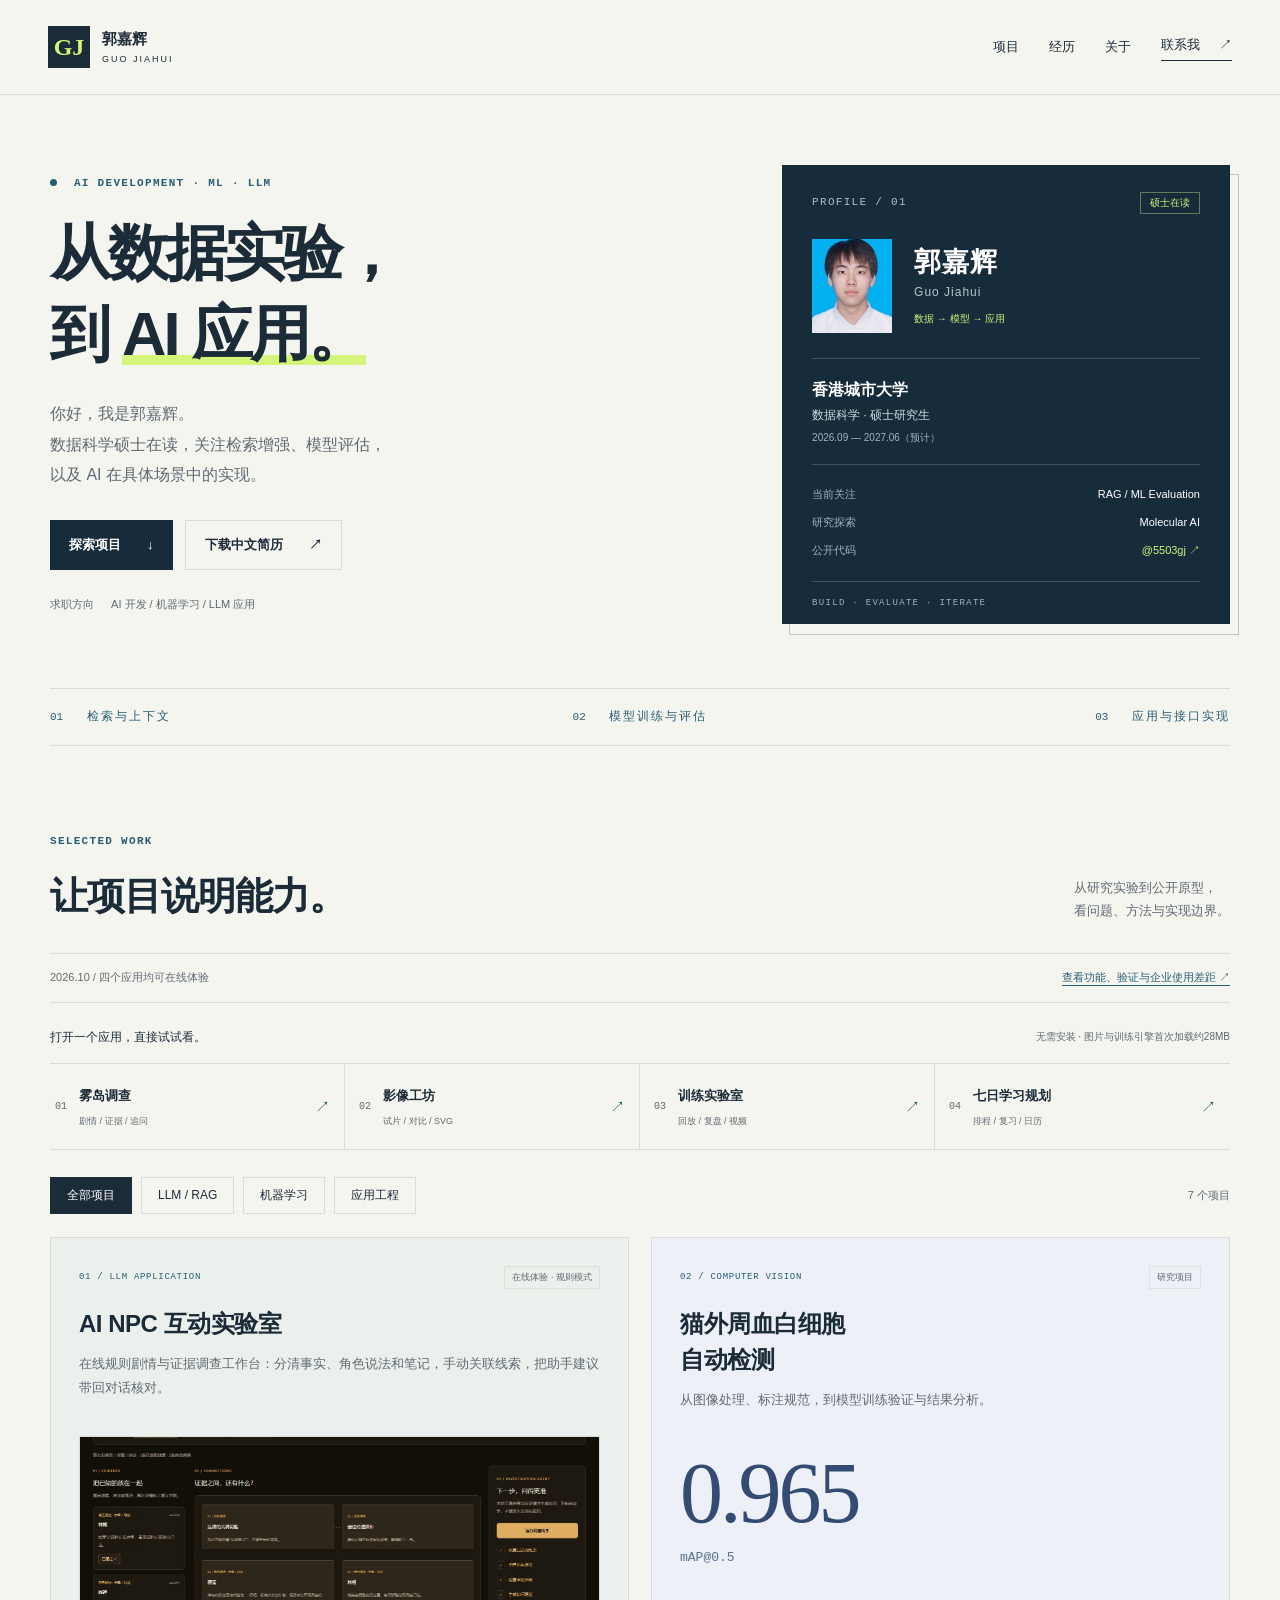
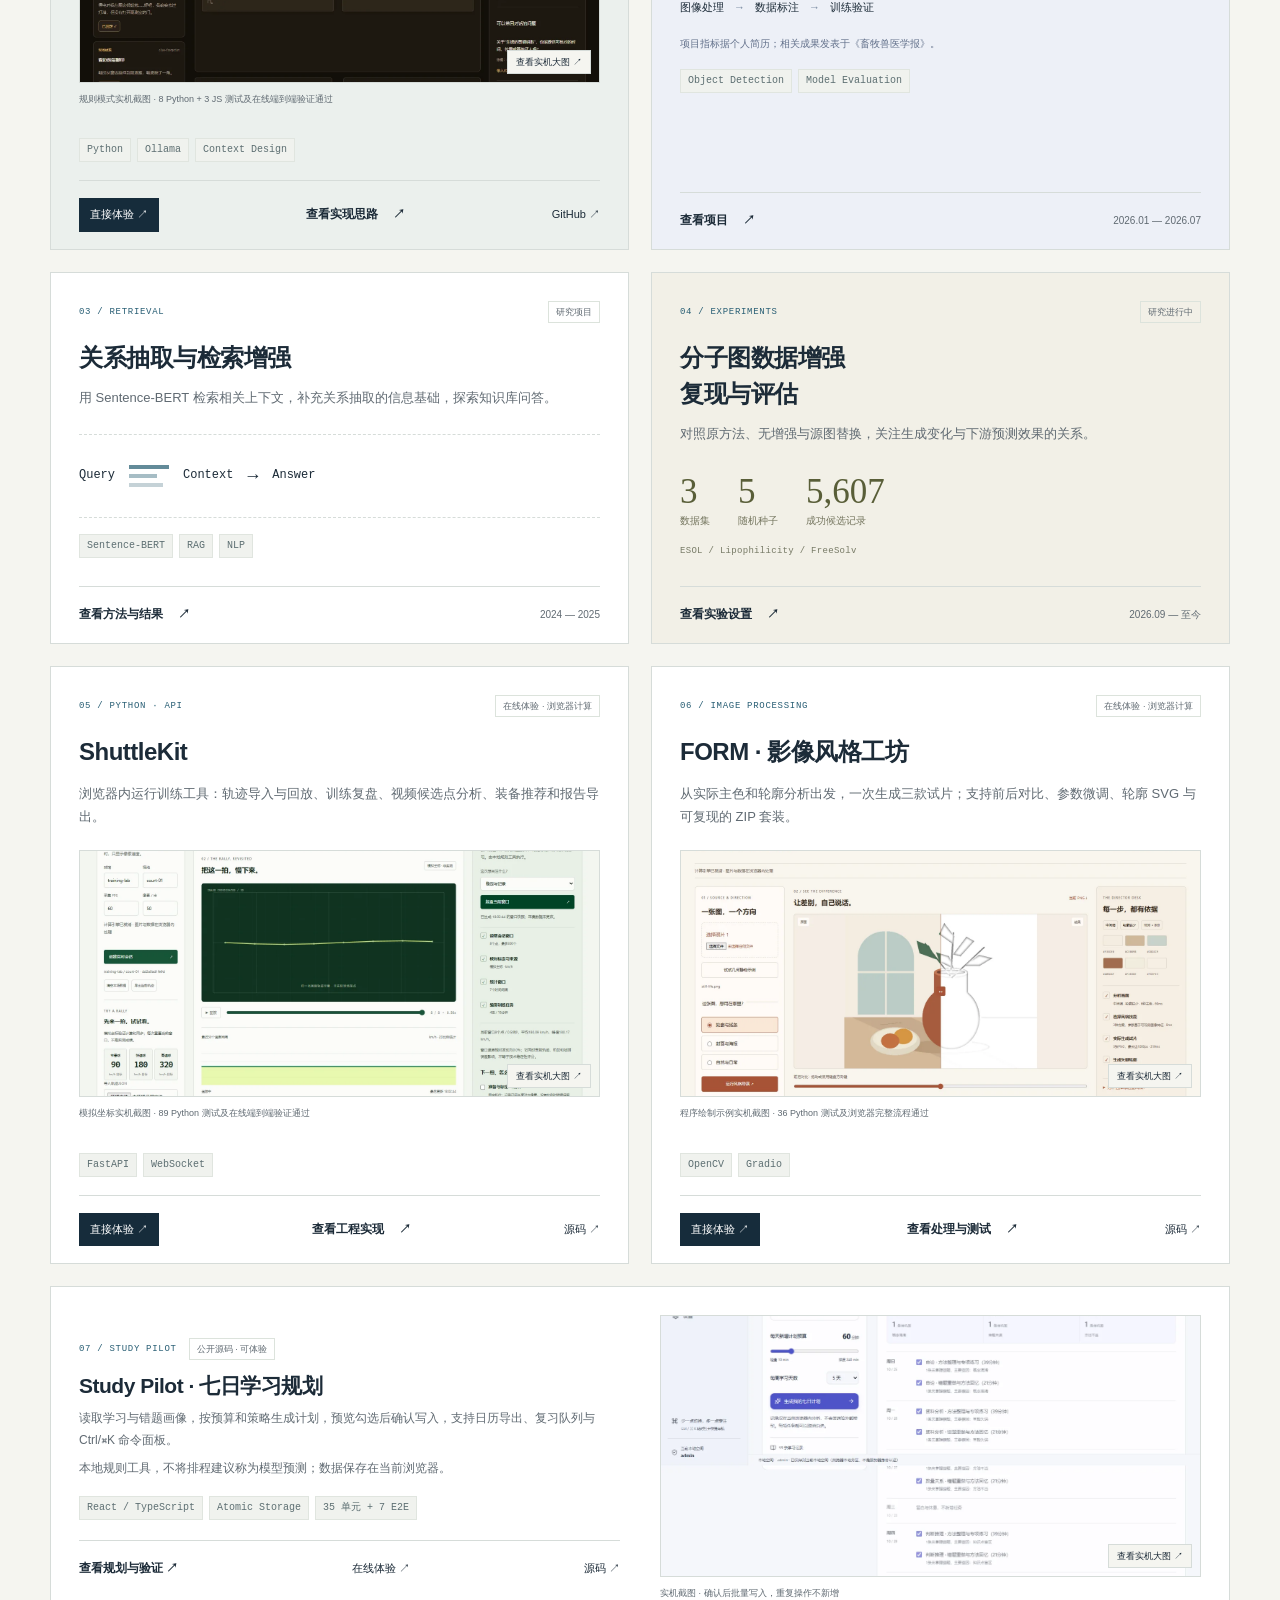
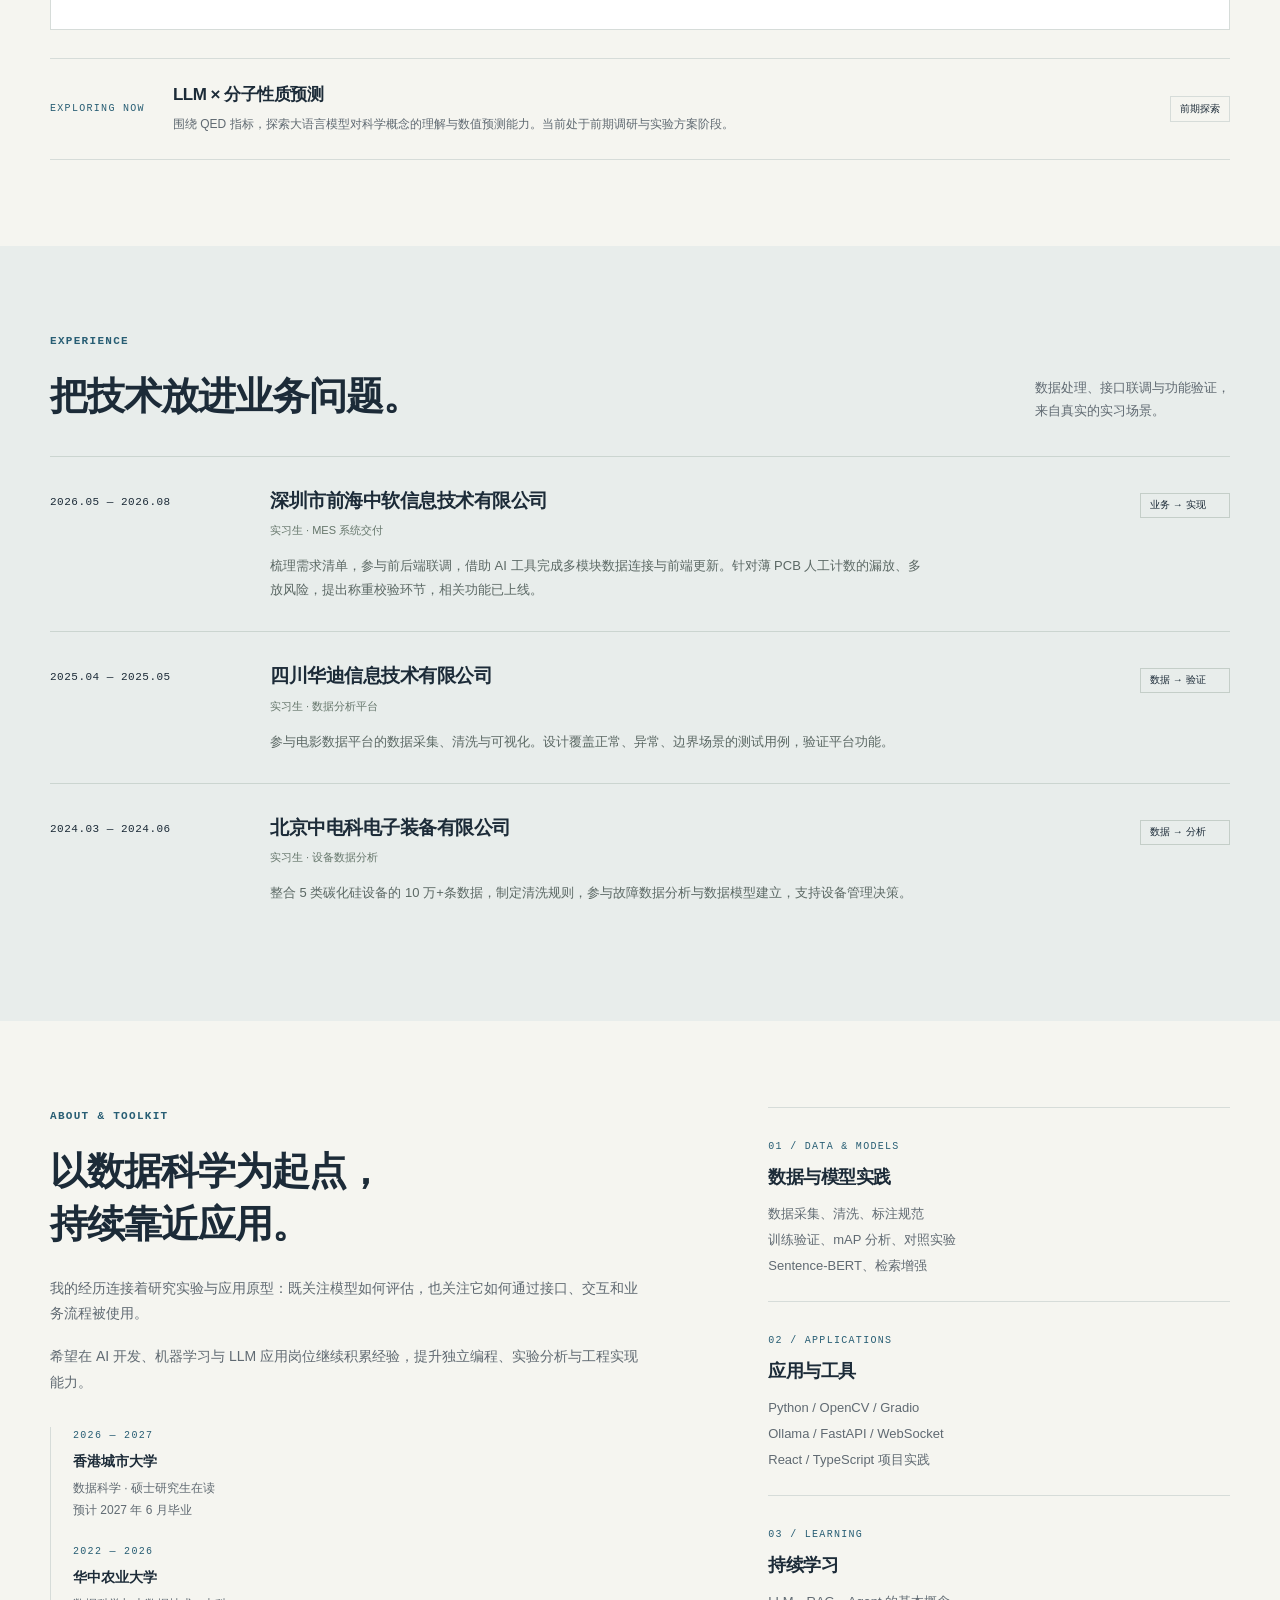
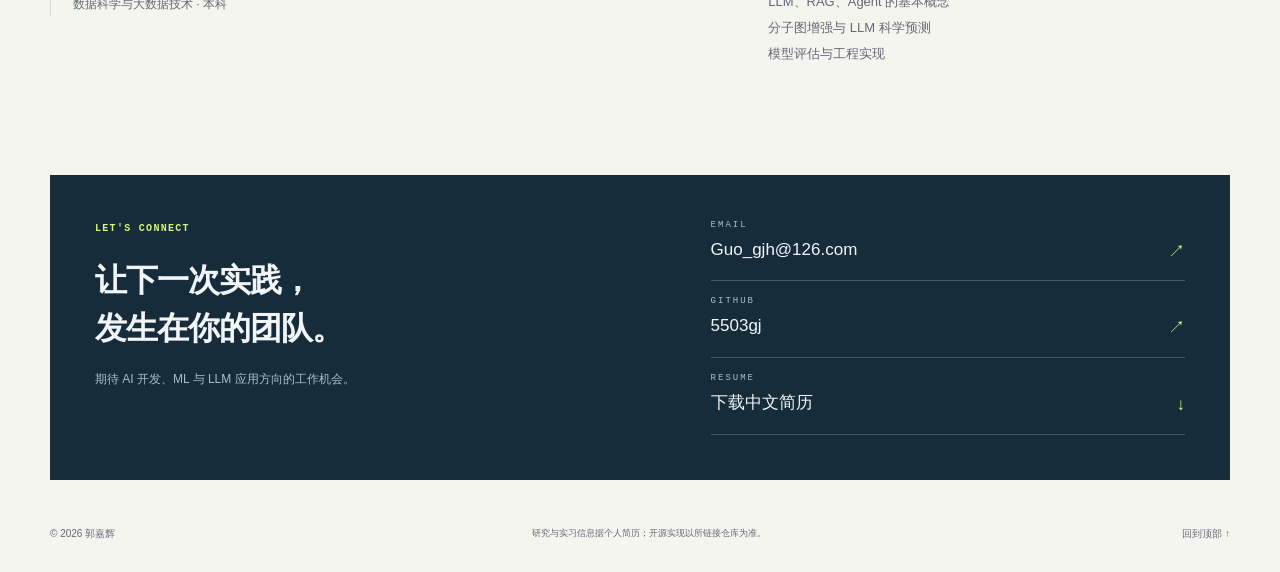
<file: index.html>
<!doctype html>
<html lang="zh-CN">
<head>
  <meta charset="UTF-8"><meta name="viewport" content="width=device-width, initial-scale=1">
  <title>郭嘉辉｜AI 开发 · ML · LLM 作品集</title>
  <meta name="description" content="郭嘉辉，香港城市大学数据科学硕士在读。探索检索增强、机器学习评估与 AI 应用开发，查看研究经历、开源项目与中文简历。">
  <meta property="og:title" content="郭嘉辉｜从数据实验，到 AI 应用"><meta property="og:description" content="AI 开发 · Machine Learning · LLM Applications｜研究与公开代码">
  <meta property="og:type" content="website"><meta property="og:url" content="https://5503gj.github.io/personal-site/">
  <link rel="canonical" href="https://5503gj.github.io/personal-site/">
  <link rel="icon" href="assets/favicon.svg"><link rel="stylesheet" href="style.css"><script src="script.js" defer></script>
</head>
<body>
<noscript><p class="noscript-note">当前已显示全部项目。启用 JavaScript 可使用方向筛选与项目详情；源码链接和简历下载仍可直接使用。</p></noscript>
<a class="skip-link" href="#main">跳至正文</a>
<header><a class="brand" href="#top"><span class="brand-mark">GJ</span><span>郭嘉辉<small>GUO JIAHUI</small></span></a>
<nav aria-label="主导航"><a href="#projects">项目</a><a href="#experience">经历</a><a href="#about">关于</a><a class="nav-contact" href="#contact">联系我 <span>↗</span></a></nav></header>
<main id="main">
<section class="hero wrap" id="top">
  <div class="hero-copy"><p class="eyebrow"><span class="signal"></span> AI DEVELOPMENT · ML · LLM</p>
  <h1>从数据实验，<br>到 <span class="accent">AI 应用。</span></h1>
  <p class="intro">你好，我是郭嘉辉。<br>数据科学硕士在读，关注检索增强、模型评估，<br class="desktop">以及 AI 在具体场景中的实现。</p>
  <div class="actions"><a class="button primary" href="#projects">探索项目 <span>↓</span></a><a class="button outline" href="assets/guo-jiahui-ai-resume.pdf" download="郭嘉辉_AI开发_ML_LLM_求职简历.pdf">下载中文简历 <span>↗</span></a></div>
  <div class="hero-note"><span>求职方向</span> AI 开发 / 机器学习 / LLM 应用</div></div>
  <aside class="profile-panel">
    <div class="profile-head"><span class="mono">PROFILE / 01</span><span class="status">硕士在读</span></div>
    <div class="portrait-row"><img src="assets/portrait.jpg" width="98" height="116" alt="郭嘉辉的证件照"><div><h2>郭嘉辉</h2><p>Guo Jiahui</p><span>数据 → 模型 → 应用</span></div></div>
    <div class="education-mini"><strong>香港城市大学</strong><span>数据科学 · 硕士研究生</span><small>2026.09 — 2027.06（预计）</small></div>
    <div class="profile-lines"><div><span>当前关注</span><b>RAG / ML Evaluation</b></div><div><span>研究探索</span><b>Molecular AI</b></div><div><span>公开代码</span><a href="https://github.com/5503gj" target="_blank" rel="noopener noreferrer">@5503gj ↗</a></div></div>
    <p class="panel-foot mono">BUILD · EVALUATE · ITERATE</p>
  </aside>
</section>
<div class="focus-strip wrap"><span>01 <b>检索与上下文</b></span><span>02 <b>模型训练与评估</b></span><span>03 <b>应用与接口实现</b></span></div>

<section class="section wrap" id="projects">
 <div class="section-head"><div><p class="eyebrow">SELECTED WORK</p><h2>让项目说明能力。</h2></div><p>从研究实验到公开原型，<br>看问题、方法与实现边界。</p></div>
 <div class="release-note"><span>2026.10 / 四个应用均可在线体验</span><a href="release.html">查看功能、验证与企业使用差距 ↗</a></div>
<div class="demo-intro"><strong>打开一个应用，直接试试看。</strong><span>无需安装 · 图片与训练引擎首次加载约28MB</span></div><div class="demo-launcher" role="navigation" aria-label="直接体验在线应用"><a href="https://5503gj.github.io/mystery-npc-lab/" target="_blank" rel="noopener noreferrer" data-demo="npc"><span>01</span><div><strong>雾岛调查</strong><small>剧情 / 证据 / 追问</small></div><b>↗</b></a><a href="https://5503gj.github.io/photo-style-gallery/" target="_blank" rel="noopener noreferrer" data-demo="photo"><span>02</span><div><strong>影像工坊</strong><small>试片 / 对比 / SVG</small></div><b>↗</b></a><a href="https://5503gj.github.io/shuttlekit/" target="_blank" rel="noopener noreferrer" data-demo="shuttle"><span>03</span><div><strong>训练实验室</strong><small>回放 / 复盘 / 视频</small></div><b>↗</b></a><a href="https://5503gj.github.io/kaogong-study-admin/" target="_blank" rel="noopener noreferrer" data-demo="study"><span>04</span><div><strong>七日学习规划</strong><small>排程 / 复习 / 日历</small></div><b>↗</b></a></div>
 <div class="filters" aria-label="按方向筛选项目"><button class="active" data-filter="all" aria-pressed="true">全部项目</button><button data-filter="llm" aria-pressed="false">LLM / RAG</button><button data-filter="ml" aria-pressed="false">机器学习</button><button data-filter="engineering" aria-pressed="false">应用工程</button><span id="result-count" aria-live="polite">7 个项目</span></div>
 <div class="project-grid">
  <article class="project featured" data-category="llm engineering">
    <div class="project-label"><span class="mono">01 / LLM APPLICATION</span><span class="badge">在线体验 · 规则模式</span></div>
    <h3>AI NPC 互动实验室</h3><p class="project-desc">在线规则剧情与证据调查工作台：分清事实、角色说法和笔记，手动关联线索，把助手建议带回对话核对。</p>
<figure class="release-preview"><a href="assets/previews/npc.webp" target="_blank" rel="noopener noreferrer" aria-label="打开NPC调查工作台：线索、角色说法、证据关联与调查助手大图"><img src="assets/previews/npc.webp" alt="NPC调查工作台：线索、角色说法、证据关联与调查助手" loading="lazy" width="1440" height="1000"><span>查看实机大图 ↗</span></a><figcaption>规则模式实机截图 · 8 Python + 3 JS 测试及在线端到端验证通过</figcaption></figure>
    <div class="tags"><span>Python</span><span>Ollama</span><span>Context Design</span></div>
    <div class="project-bottom"><a class="experience-link" href="https://5503gj.github.io/mystery-npc-lab/" target="_blank" rel="noopener noreferrer">直接体验 ↗</a><button data-detail="npc">查看实现思路 <span>↗</span></button><a href="https://github.com/5503gj/mystery-npc-lab" target="_blank" rel="noopener noreferrer">GitHub ↗</a></div>
  </article>
  <article class="project cv-project" data-category="ml">
    <div class="project-label"><span class="mono">02 / COMPUTER VISION</span><span class="badge">研究项目</span></div>
    <h3>猫外周血白细胞<br>自动检测</h3><p class="project-desc">从图像处理、标注规范，到模型训练验证与结果分析。</p>
    <div class="metric"><strong>0.965</strong><span>mAP@0.5</span></div>
    <div class="mini-path"><span>图像处理</span><i>→</i><span>数据标注</span><i>→</i><span>训练验证</span></div>
    <p class="metric-note">项目指标据个人简历；相关成果发表于《畜牧兽医学报》。</p>
    <div class="tags"><span>Object Detection</span><span>Model Evaluation</span></div>
    <div class="project-bottom"><button data-detail="cv">查看项目 <span>↗</span></button><span>2026.01 — 2026.07</span></div>
  </article>
  <article class="project nlp-project" data-category="llm ml">
    <div class="project-label"><span class="mono">03 / RETRIEVAL</span><span class="badge">研究项目</span></div>
    <h3>关系抽取与检索增强</h3><p class="project-desc">用 Sentence-BERT 检索相关上下文，补充关系抽取的信息基础，探索知识库问答。</p>
    <div class="retrieval-viz"><span>Query</span><div><i></i><i></i><i></i></div><span>Context</span><b>→</b><span>Answer</span></div>
    <div class="tags"><span>Sentence-BERT</span><span>RAG</span><span>NLP</span></div>
    <div class="project-bottom"><button data-detail="nlp">查看方法与结果 <span>↗</span></button><span>2024 — 2025</span></div>
  </article>
  <article class="project dct-project" data-category="ml">
    <div class="project-label"><span class="mono">04 / EXPERIMENTS</span><span class="badge">研究进行中</span></div>
    <h3>分子图数据增强<br>复现与评估</h3><p class="project-desc">对照原方法、无增强与源图替换，关注生成变化与下游预测效果的关系。</p>
    <div class="experiment-metrics"><div><b>3</b><span>数据集</span></div><div><b>5</b><span>随机种子</span></div><div><b>5,607</b><span>成功候选记录</span></div></div>
    <p class="dataset-line mono">ESOL / Lipophilicity / FreeSolv</p>
    <div class="project-bottom"><button data-detail="dct">查看实验设置 <span>↗</span></button><span>2026.09 — 至今</span></div>
  </article>
  <article class="project small-project" data-category="engineering llm">
    <div class="project-label"><span class="mono">05 / PYTHON · API</span><span class="badge">在线体验 · 浏览器计算</span></div>
    <h3>ShuttleKit</h3><p>浏览器内运行训练工具：轨迹导入与回放、训练复盘、视频候选点分析、装备推荐和报告导出。</p>
<figure class="release-preview"><a href="assets/previews/shuttle.webp" target="_blank" rel="noopener noreferrer" aria-label="打开ShuttleKit轨迹回放与训练复盘教练大图"><img src="assets/previews/shuttle.webp" alt="ShuttleKit轨迹回放与训练复盘教练" loading="lazy" width="1440" height="1000"><span>查看实机大图 ↗</span></a><figcaption>模拟坐标实机截图 · 89 Python 测试及在线端到端验证通过</figcaption></figure>
    <div class="tags"><span>FastAPI</span><span>WebSocket</span></div>
    <div class="project-bottom"><a class="experience-link" href="https://5503gj.github.io/shuttlekit/" target="_blank" rel="noopener noreferrer">直接体验 ↗</a><button data-detail="shuttle">查看工程实现 <span>↗</span></button><a href="https://github.com/5503gj/shuttlekit" target="_blank" rel="noopener noreferrer">源码 ↗</a></div>
  </article>
  <article class="project small-project" data-category="engineering">
    <div class="project-label"><span class="mono">06 / IMAGE PROCESSING</span><span class="badge">在线体验 · 浏览器计算</span></div>
    <h3>FORM · 影像风格工坊</h3><p>从实际主色和轮廓分析出发，一次生成三款试片；支持前后对比、参数微调、轮廓 SVG 与可复现的 ZIP 套装。</p><figure class="release-preview"><a href="assets/previews/photo.webp" target="_blank" rel="noopener noreferrer" aria-label="打开FORM影像工坊的三款试片、前后对比、像素分析和导出大图"><img src="assets/previews/photo.webp" alt="FORM影像工坊的三款试片、前后对比、像素分析和导出" loading="lazy" width="1440" height="1000"><span>查看实机大图 ↗</span></a><figcaption>程序绘制示例实机截图 · 36 Python 测试及浏览器完整流程通过</figcaption></figure>
    <div class="tags"><span>OpenCV</span><span>Gradio</span></div>
    <div class="project-bottom"><a class="experience-link" href="https://5503gj.github.io/photo-style-gallery/" target="_blank" rel="noopener noreferrer">直接体验 ↗</a><button data-detail="photo">查看处理与测试 <span>↗</span></button><a href="https://github.com/5503gj/photo-style-gallery" target="_blank" rel="noopener noreferrer">源码 ↗</a></div>
  </article>
  <article class="project study-project" data-category="engineering llm"><div><div class="project-label"><span class="mono">07 / STUDY PILOT</span><span class="badge">公开源码 · 可体验</span></div><h3>Study Pilot · 七日学习规划</h3><p>读取学习与错题画像，按预算和策略生成计划，预览勾选后确认写入，支持日历导出、复习队列与 Ctrl/⌘K 命令面板。</p><p class="caption">本地规则工具，不将排程建议称为模型预测；数据保存在当前浏览器。</p><div class="tags"><span>React / TypeScript</span><span>Atomic Storage</span><span>35 单元 + 7 E2E</span></div><div class="project-bottom"><button data-detail="study">查看规划与验证 ↗</button><a href="https://5503gj.github.io/kaogong-study-admin/" target="_blank" rel="noopener noreferrer">在线体验 ↗</a><a href="https://github.com/5503gj/kaogong-study-admin" target="_blank" rel="noopener noreferrer">源码 ↗</a></div></div><figure class="release-preview"><a href="assets/previews/study.webp" target="_blank" rel="noopener noreferrer" aria-label="打开Study Pilot七日计划预览与工具执行记录大图"><img src="assets/previews/study.webp" alt="Study Pilot七日计划预览与工具执行记录" loading="lazy" width="1440" height="1000"><span>查看实机大图 ↗</span></a><figcaption>实机截图 · 确认后批量写入，重复操作不新增</figcaption></figure></article>
 </div>
 <aside class="research-note"><span class="mono">EXPLORING NOW</span><div><h3>LLM × 分子性质预测</h3><p>围绕 QED 指标，探索大语言模型对科学概念的理解与数值预测能力。当前处于前期调研与实验方案阶段。</p></div><span class="note-status">前期探索</span></aside>
</section>

<section class="experience-section" id="experience"><div class="wrap section">
 <div class="section-head"><div><p class="eyebrow">EXPERIENCE</p><h2>把技术放进业务问题。</h2></div><p>数据处理、接口联调与功能验证，<br>来自真实的实习场景。</p></div>
 <div class="experience-row"><div class="experience-date mono">2026.05 — 2026.08</div><div><h3>深圳市前海中软信息技术有限公司</h3><span class="role">实习生 · MES 系统交付</span><p>梳理需求清单，参与前后端联调，借助 AI 工具完成多模块数据连接与前端更新。针对薄 PCB 人工计数的漏放、多放风险，提出称重校验环节，相关功能已上线。</p></div><span class="experience-tag">业务 → 实现</span></div>
 <div class="experience-row"><div class="experience-date mono">2025.04 — 2025.05</div><div><h3>四川华迪信息技术有限公司</h3><span class="role">实习生 · 数据分析平台</span><p>参与电影数据平台的数据采集、清洗与可视化。设计覆盖正常、异常、边界场景的测试用例，验证平台功能。</p></div><span class="experience-tag">数据 → 验证</span></div>
 <div class="experience-row"><div class="experience-date mono">2024.03 — 2024.06</div><div><h3>北京中电科电子装备有限公司</h3><span class="role">实习生 · 设备数据分析</span><p>整合 5 类碳化硅设备的 10 万+条数据，制定清洗规则，参与故障数据分析与数据模型建立，支持设备管理决策。</p></div><span class="experience-tag">数据 → 分析</span></div>
</div></section>

<section class="section wrap about" id="about">
 <div><p class="eyebrow">ABOUT & TOOLKIT</p><h2>以数据科学为起点，<br>持续靠近应用。</h2><p class="about-intro">我的经历连接着研究实验与应用原型：既关注模型如何评估，也关注它如何通过接口、交互和业务流程被使用。</p><p>希望在 AI 开发、机器学习与 LLM 应用岗位继续积累经验，提升独立编程、实验分析与工程实现能力。</p>
 <div class="education"><div><span class="mono">2026 — 2027</span><b>香港城市大学</b><p>数据科学 · 硕士研究生在读<br>预计 2027 年 6 月毕业</p></div><div><span class="mono">2022 — 2026</span><b>华中农业大学</b><p>数据科学与大数据技术 · 本科</p></div></div></div>
 <div class="skill-list"><div><span class="mono">01 / DATA & MODELS</span><h3>数据与模型实践</h3><p>数据采集、清洗、标注规范<br>训练验证、mAP 分析、对照实验<br>Sentence-BERT、检索增强</p></div><div><span class="mono">02 / APPLICATIONS</span><h3>应用与工具</h3><p>Python / OpenCV / Gradio<br>Ollama / FastAPI / WebSocket<br>React / TypeScript 项目实践</p></div><div><span class="mono">03 / LEARNING</span><h3>持续学习</h3><p>LLM、RAG、Agent 的基本概念<br>分子图增强与 LLM 科学预测<br>模型评估与工程实现</p></div></div>
</section>
<section class="contact wrap" id="contact"><div><p class="eyebrow">LET'S CONNECT</p><h2>让下一次实践，<br>发生在你的团队。</h2><p>期待 AI 开发、ML 与 LLM 应用方向的工作机会。</p></div><div class="contact-links"><a href="mailto:Guo_gjh@126.com"><span>EMAIL</span>Guo_gjh@126.com <b>↗</b></a><a href="https://github.com/5503gj" target="_blank" rel="noopener noreferrer"><span>GITHUB</span>5503gj <b>↗</b></a><a href="assets/guo-jiahui-ai-resume.pdf" download="郭嘉辉_AI开发_ML_LLM_求职简历.pdf"><span>RESUME</span>下载中文简历 <b>↓</b></a></div></section>
</main>
<footer class="wrap"><span>© 2026 郭嘉辉</span><p>研究与实习信息据个人简历；开源实现以所链接仓库为准。</p><a href="#top">回到顶部 ↑</a></footer>
<dialog id="project-dialog" aria-labelledby="dialog-title"><div class="dialog-top"><span class="mono">PROJECT NOTES</span><button class="close-button" aria-label="关闭项目详情">关闭 ×</button></div><div id="dialog-content"></div></dialog>
</body></html>
</file>
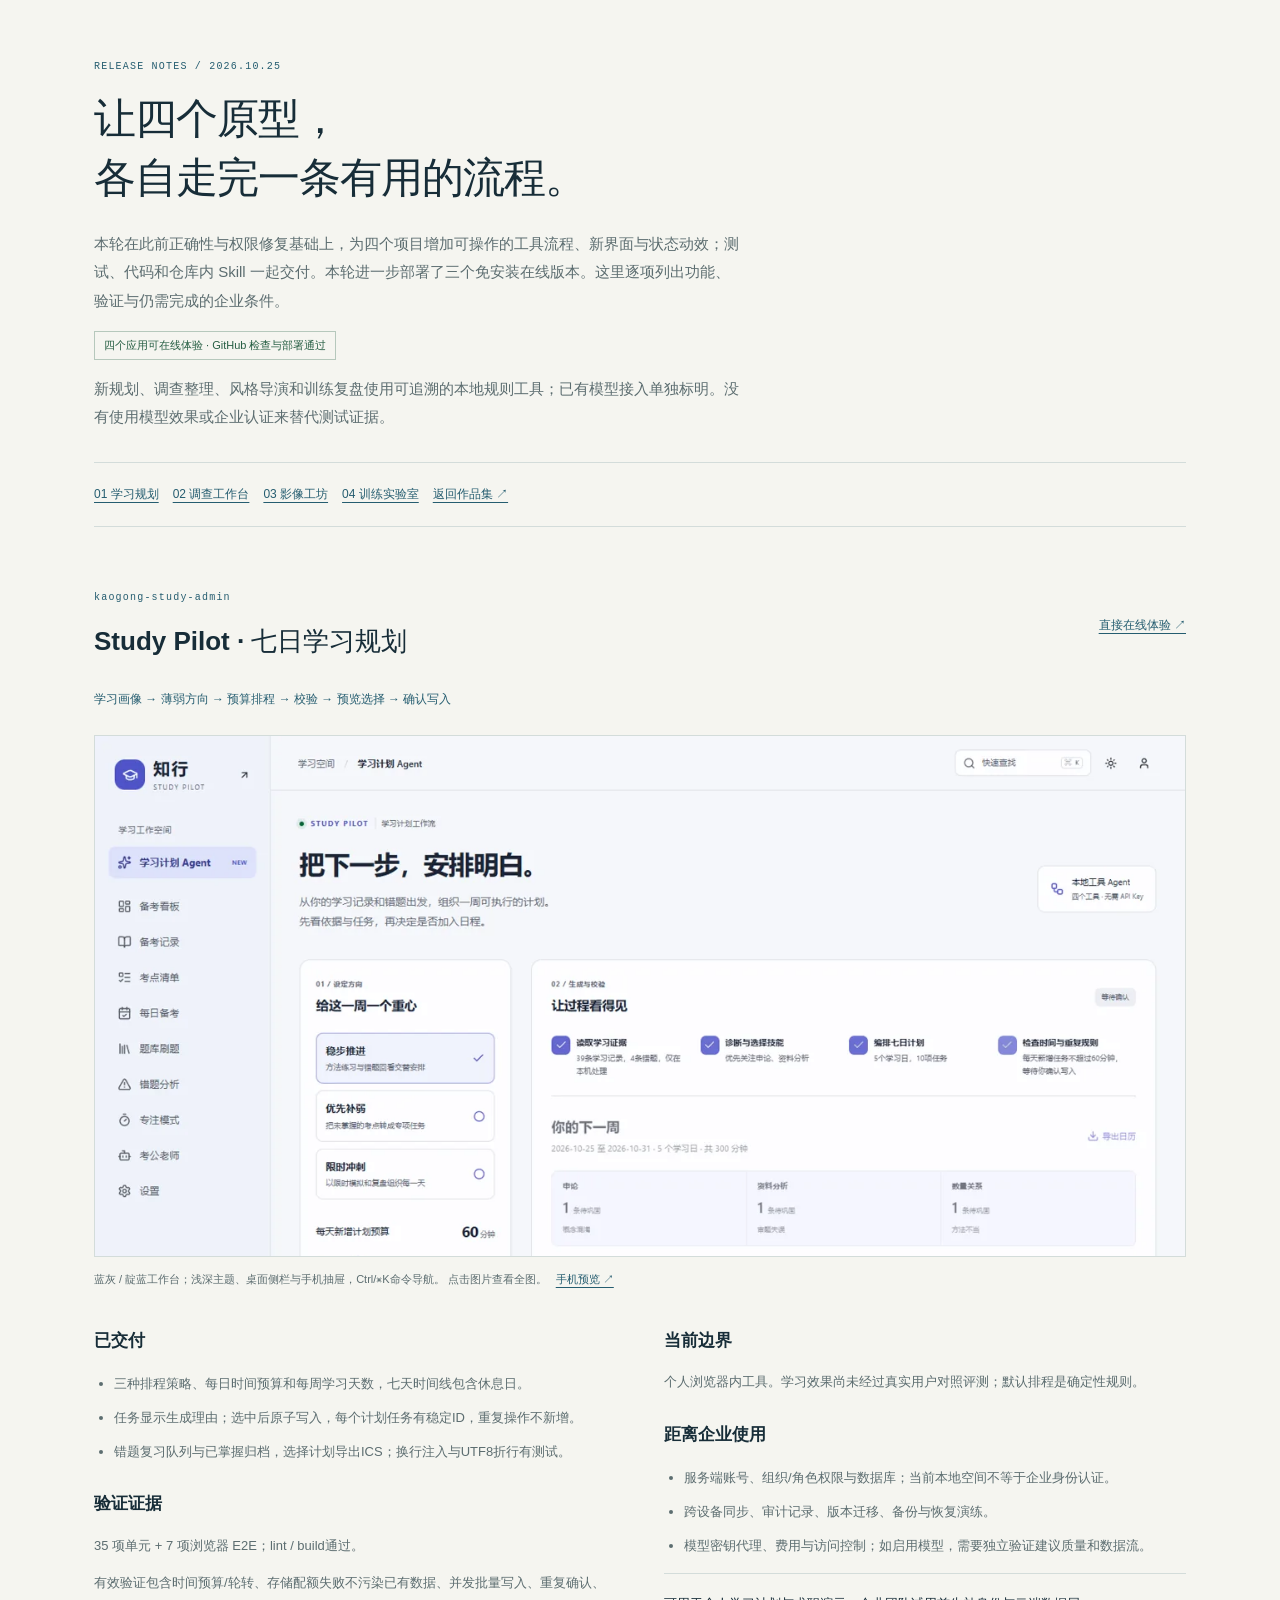
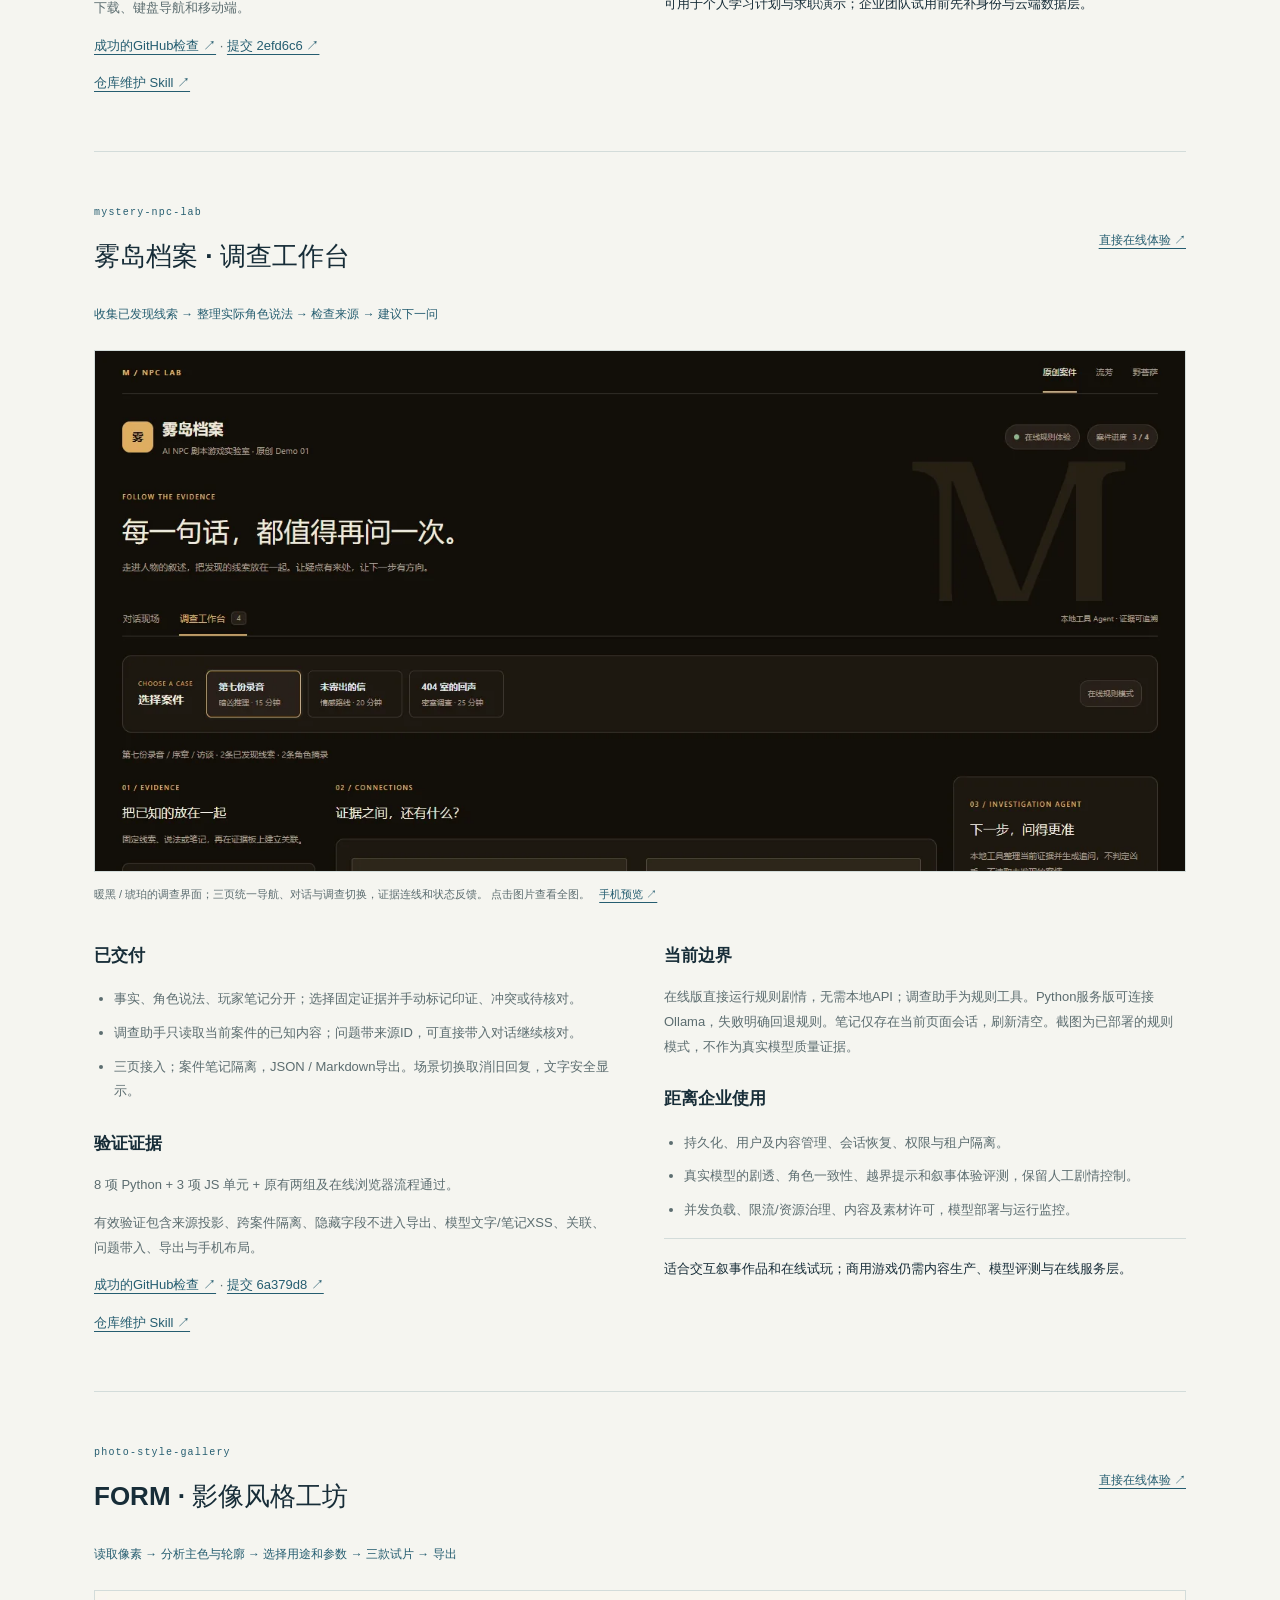
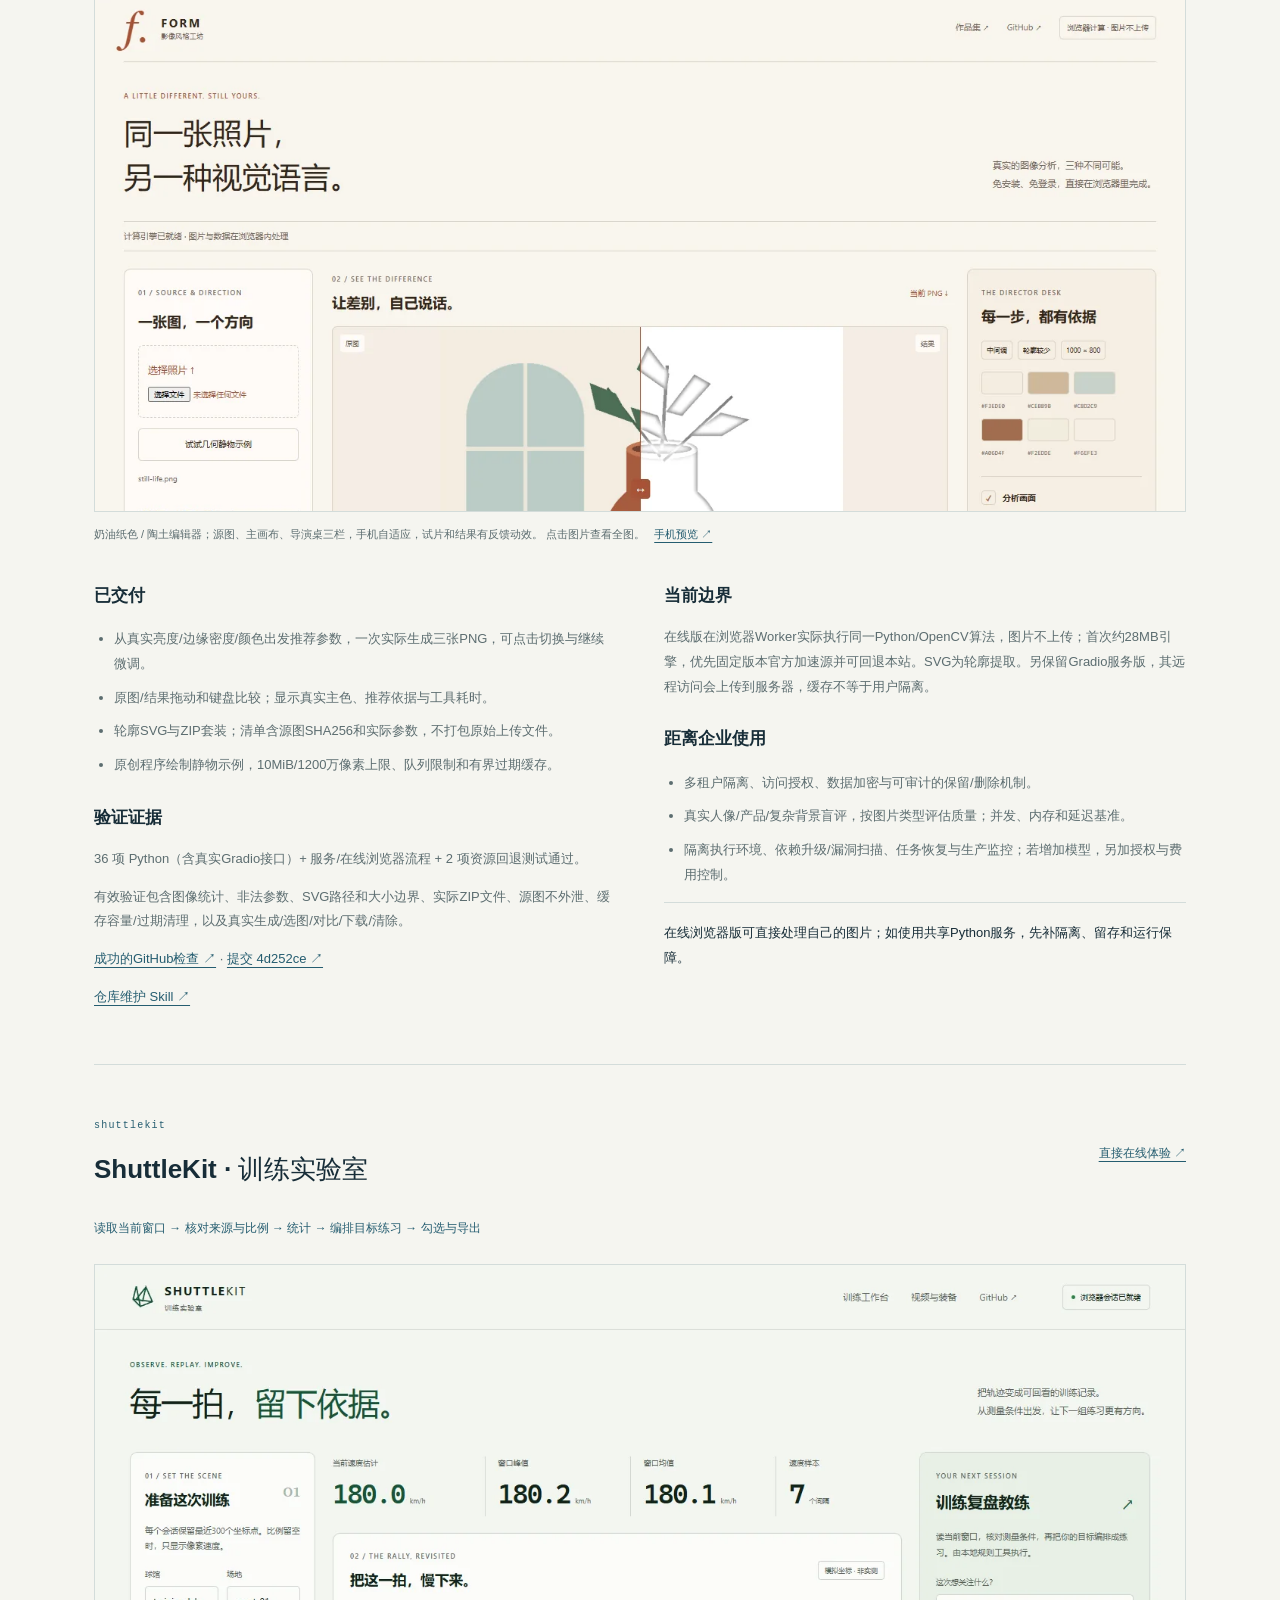
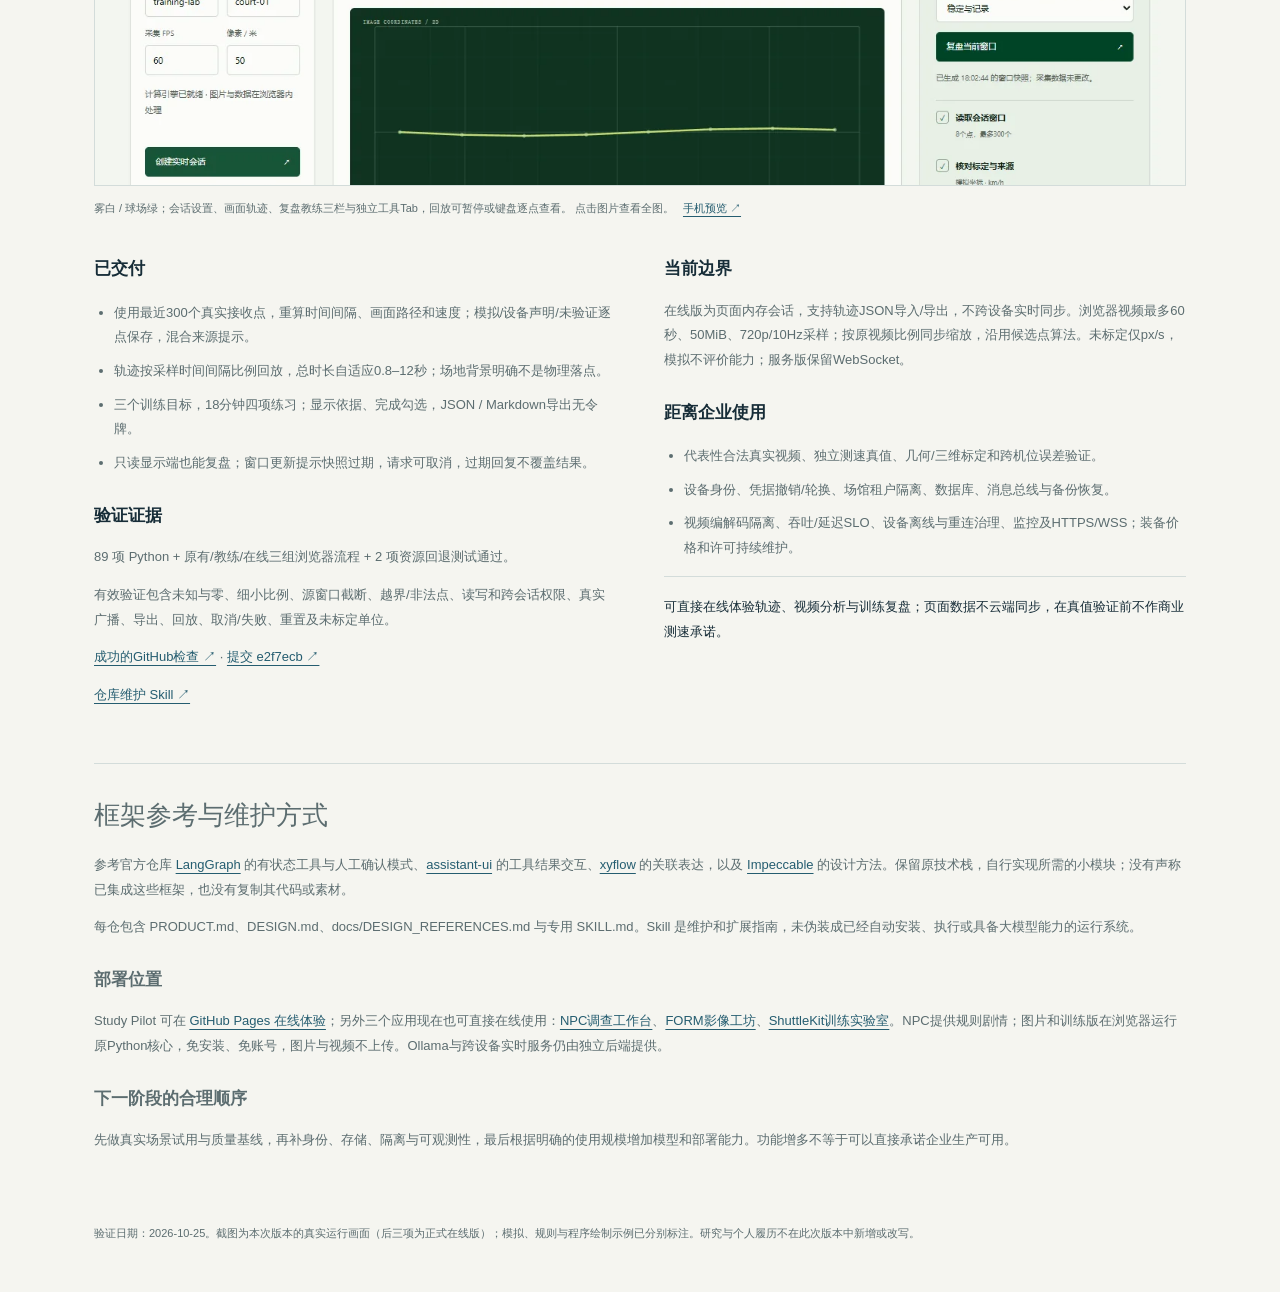
<file: release.html>
<!doctype html><html lang="zh-CN"><head><meta charset="UTF-8"><meta name="viewport" content="width=device-width,initial-scale=1"><title>四项目功能升级与企业使用差距 · 郭嘉辉</title><style>:root{--paper:#f5f5f0;--ink:#172d38;--muted:#5c6d70;--line:#d3dcda;--accent:#255d70}*{box-sizing:border-box}html{scroll-behavior:smooth;scroll-padding-top:25px}body{margin:0;background:var(--paper);color:var(--ink);font:15px/1.9 -apple-system,BlinkMacSystemFont,'Segoe UI','Microsoft YaHei',sans-serif}main{max-width:1160px;margin:auto;padding:48px 34px}a{color:var(--accent);text-underline-offset:4px;overflow-wrap:anywhere}a:focus-visible{outline:2px solid var(--accent);outline-offset:5px}h1{font-size:42px;line-height:1.4;font-weight:550;letter-spacing:-1px;margin:14px 0 22px}h2{font-size:26px;font-weight:550;margin:5px 0}h3{font-size:17px;margin:24px 0 10px}.eyebrow{font:10px/1.8 Consolas,monospace;letter-spacing:1.2px;color:var(--accent)}.lead{max-width:78ch;color:var(--muted)}nav{display:flex;gap:14px;flex-wrap:wrap;padding:20px 0;border-top:1px solid var(--line);border-bottom:1px solid var(--line);margin:30px 0 10px;font-size:12px}article{padding:42px 0;border-bottom:1px solid var(--line)}.project-heading{display:flex;justify-content:space-between;align-items:center;gap:22px}.project-heading>a{font-size:12px;white-space:nowrap}.flow{color:var(--accent);font-size:12px;margin:17px 0 24px}.preview{display:block;border:1px solid var(--line);overflow:hidden;background:#e5ebe7}.preview img{width:100%;height:520px;object-fit:cover;object-position:top;display:block}.caption{font-size:11px;color:var(--muted);margin-top:12px}.caption a{margin-left:9px}.columns{display:grid;grid-template-columns:1fr 1fr;gap:48px}.columns p,.columns li{font-size:13px;color:var(--muted)}ul{padding-left:20px}li+li{margin-top:9px}.use{border-top:1px solid var(--line);padding-top:18px;color:var(--ink)!important}.note{padding:22px 0;color:var(--muted);font-size:13px}footer{font-size:11px;color:var(--muted);margin-top:35px}details{font-size:13px}summary{cursor:pointer}.status{display:inline-block;color:#265e43;font-size:11px;border:1px solid #b6c8bc;padding:3px 9px} @media(max-width:700px){main{padding:28px 19px}h1{font-size:31px}h2{font-size:23px}.columns{grid-template-columns:1fr;gap:4px}.project-heading{align-items:start;display:block}.project-heading>a{display:inline-block;margin-top:10px}.preview img{height:275px}.flow{font-size:11px}article{padding:30px 0}}@media(prefers-reduced-motion:reduce){html{scroll-behavior:auto}}</style></head><body><main><p class="eyebrow">RELEASE NOTES / 2026.10.25</p><h1>让四个原型，<br>各自走完一条有用的流程。</h1><p class="lead">本轮在此前正确性与权限修复基础上，为四个项目增加可操作的工具流程、新界面与状态动效；测试、代码和仓库内 Skill 一起交付。本轮进一步部署了三个免安装在线版本。这里逐项列出功能、验证与仍需完成的企业条件。</p><p><span class="status">四个应用可在线体验 · GitHub 检查与部署通过</span></p><p class="lead">新规划、调查整理、风格导演和训练复盘使用可追溯的本地规则工具；已有模型接入单独标明。没有使用模型效果或企业认证来替代测试证据。</p><nav><a href="#study">01 学习规划</a><a href="#npc">02 调查工作台</a><a href="#photo">03 影像工坊</a><a href="#shuttle">04 训练实验室</a><a href="https://5503gj.github.io/personal-site/">返回作品集 ↗</a></nav><article id="study"><div class="project-heading"><div><p class="eyebrow">kaogong-study-admin</p><h2>Study Pilot · 七日学习规划</h2></div><a href="https://5503gj.github.io/kaogong-study-admin/">直接在线体验 ↗</a></div><p class="flow">学习画像 → 薄弱方向 → 预算排程 → 校验 → 预览选择 → 确认写入</p><a class="preview" href="assets/previews/study.webp" target="_blank" rel="noopener noreferrer"><img src="assets/previews/study.webp" loading="lazy" alt="Study Pilot · 七日学习规划实机界面"></a><p class="caption">蓝灰 / 靛蓝工作台；浅深主题、桌面侧栏与手机抽屉，Ctrl/⌘K命令导航。 点击图片查看全图。<a href="assets/previews/study-mobile.webp" target="_blank" rel="noopener noreferrer">手机预览 ↗</a></p><div class="columns"><section><h3>已交付</h3><ul><li>三种排程策略、每日时间预算和每周学习天数，七天时间线包含休息日。</li><li>任务显示生成理由；选中后原子写入，每个计划任务有稳定ID，重复操作不新增。</li><li>错题复习队列与已掌握归档，选择计划导出ICS；换行注入与UTF8折行有测试。</li></ul><h3>验证证据</h3><p>35 项单元 + 7 项浏览器 E2E；lint / build通过。</p><p>有效验证包含时间预算/轮转、存储配额失败不污染已有数据、并发批量写入、重复确认、下载、键盘导航和移动端。</p><p><a href="https://github.com/5503gj/kaogong-study-admin/actions/runs/40174909364">成功的GitHub检查 ↗</a> · <a href="https://github.com/5503gj/kaogong-study-admin/commit/2efd6c6072f5e563cf625b71a62944a391b6b097">提交 2efd6c6 ↗</a></p><p><a href="https://github.com/5503gj/kaogong-study-admin/blob/main/skills/study-pilot/SKILL.md">仓库维护 Skill ↗</a></p></section><section><h3>当前边界</h3><p>个人浏览器内工具。学习效果尚未经过真实用户对照评测；默认排程是确定性规则。</p><h3>距离企业使用</h3><ul><li>服务端账号、组织/角色权限与数据库；当前本地空间不等于企业身份认证。</li><li>跨设备同步、审计记录、版本迁移、备份与恢复演练。</li><li>模型密钥代理、费用与访问控制；如启用模型，需要独立验证建议质量和数据流。</li></ul><p class="use">可用于个人学习计划与求职演示；企业团队试用前先补身份与云端数据层。</p></section></div></article><article id="npc"><div class="project-heading"><div><p class="eyebrow">mystery-npc-lab</p><h2>雾岛档案 · 调查工作台</h2></div><a href="https://5503gj.github.io/mystery-npc-lab/">直接在线体验 ↗</a></div><p class="flow">收集已发现线索 → 整理实际角色说法 → 检查来源 → 建议下一问</p><a class="preview" href="assets/previews/npc.webp" target="_blank" rel="noopener noreferrer"><img src="assets/previews/npc.webp" loading="lazy" alt="雾岛档案 · 调查工作台实机界面"></a><p class="caption">暖黑 / 琥珀的调查界面；三页统一导航、对话与调查切换，证据连线和状态反馈。 点击图片查看全图。<a href="assets/previews/npc-mobile.webp" target="_blank" rel="noopener noreferrer">手机预览 ↗</a></p><div class="columns"><section><h3>已交付</h3><ul><li>事实、角色说法、玩家笔记分开；选择固定证据并手动标记印证、冲突或待核对。</li><li>调查助手只读取当前案件的已知内容；问题带来源ID，可直接带入对话继续核对。</li><li>三页接入；案件笔记隔离，JSON / Markdown导出。场景切换取消旧回复，文字安全显示。</li></ul><h3>验证证据</h3><p>8 项 Python + 3 项 JS 单元 + 原有两组及在线浏览器流程通过。</p><p>有效验证包含来源投影、跨案件隔离、隐藏字段不进入导出、模型文字/笔记XSS、关联、问题带入、导出与手机布局。</p><p><a href="https://github.com/5503gj/mystery-npc-lab/actions/runs/40181732310">成功的GitHub检查 ↗</a> · <a href="https://github.com/5503gj/mystery-npc-lab/commit/6a379d8ed22c7cbb05978346e8e3bfb4397450bc">提交 6a379d8 ↗</a></p><p><a href="https://github.com/5503gj/mystery-npc-lab/blob/main/skills/evidence-director/SKILL.md">仓库维护 Skill ↗</a></p></section><section><h3>当前边界</h3><p>在线版直接运行规则剧情，无需本地API；调查助手为规则工具。Python服务版可连接Ollama，失败明确回退规则。笔记仅存在当前页面会话，刷新清空。截图为已部署的规则模式，不作为真实模型质量证据。</p><h3>距离企业使用</h3><ul><li>持久化、用户及内容管理、会话恢复、权限与租户隔离。</li><li>真实模型的剧透、角色一致性、越界提示和叙事体验评测，保留人工剧情控制。</li><li>并发负载、限流/资源治理、内容及素材许可，模型部署与运行监控。</li></ul><p class="use">适合交互叙事作品和在线试玩；商用游戏仍需内容生产、模型评测与在线服务层。</p></section></div></article><article id="photo"><div class="project-heading"><div><p class="eyebrow">photo-style-gallery</p><h2>FORM · 影像风格工坊</h2></div><a href="https://5503gj.github.io/photo-style-gallery/">直接在线体验 ↗</a></div><p class="flow">读取像素 → 分析主色与轮廓 → 选择用途和参数 → 三款试片 → 导出</p><a class="preview" href="assets/previews/photo.webp" target="_blank" rel="noopener noreferrer"><img src="assets/previews/photo.webp" loading="lazy" alt="FORM · 影像风格工坊实机界面"></a><p class="caption">奶油纸色 / 陶土编辑器；源图、主画布、导演桌三栏，手机自适应，试片和结果有反馈动效。 点击图片查看全图。<a href="assets/previews/photo-mobile.webp" target="_blank" rel="noopener noreferrer">手机预览 ↗</a></p><div class="columns"><section><h3>已交付</h3><ul><li>从真实亮度/边缘密度/颜色出发推荐参数，一次实际生成三张PNG，可点击切换与继续微调。</li><li>原图/结果拖动和键盘比较；显示真实主色、推荐依据与工具耗时。</li><li>轮廓SVG与ZIP套装；清单含源图SHA256和实际参数，不打包原始上传文件。</li><li>原创程序绘制静物示例，10MiB/1200万像素上限、队列限制和有界过期缓存。</li></ul><h3>验证证据</h3><p>36 项 Python（含真实Gradio接口）+ 服务/在线浏览器流程 + 2 项资源回退测试通过。</p><p>有效验证包含图像统计、非法参数、SVG路径和大小边界、实际ZIP文件、源图不外泄、缓存容量/过期清理，以及真实生成/选图/对比/下载/清除。</p><p><a href="https://github.com/5503gj/photo-style-gallery/actions/runs/40182367331">成功的GitHub检查 ↗</a> · <a href="https://github.com/5503gj/photo-style-gallery/commit/4d252ce05565935934623e81d4bbe4d0517fa6a4">提交 4d252ce ↗</a></p><p><a href="https://github.com/5503gj/photo-style-gallery/blob/main/skills/style-director/SKILL.md">仓库维护 Skill ↗</a></p></section><section><h3>当前边界</h3><p>在线版在浏览器Worker实际执行同一Python/OpenCV算法，图片不上传；首次约28MB引擎，优先固定版本官方加速源并可回退本站。SVG为轮廓提取。另保留Gradio服务版，其远程访问会上传到服务器，缓存不等于用户隔离。</p><h3>距离企业使用</h3><ul><li>多租户隔离、访问授权、数据加密与可审计的保留/删除机制。</li><li>真实人像/产品/复杂背景盲评，按图片类型评估质量；并发、内存和延迟基准。</li><li>隔离执行环境、依赖升级/漏洞扫描、任务恢复与生产监控；若增加模型，另加授权与费用控制。</li></ul><p class="use">在线浏览器版可直接处理自己的图片；如使用共享Python服务，先补隔离、留存和运行保障。</p></section></div></article><article id="shuttle"><div class="project-heading"><div><p class="eyebrow">shuttlekit</p><h2>ShuttleKit · 训练实验室</h2></div><a href="https://5503gj.github.io/shuttlekit/">直接在线体验 ↗</a></div><p class="flow">读取当前窗口 → 核对来源与比例 → 统计 → 编排目标练习 → 勾选与导出</p><a class="preview" href="assets/previews/shuttle.webp" target="_blank" rel="noopener noreferrer"><img src="assets/previews/shuttle.webp" loading="lazy" alt="ShuttleKit · 训练实验室实机界面"></a><p class="caption">雾白 / 球场绿；会话设置、画面轨迹、复盘教练三栏与独立工具Tab，回放可暂停或键盘逐点查看。 点击图片查看全图。<a href="assets/previews/shuttle-mobile.webp" target="_blank" rel="noopener noreferrer">手机预览 ↗</a></p><div class="columns"><section><h3>已交付</h3><ul><li>使用最近300个真实接收点，重算时间间隔、画面路径和速度；模拟/设备声明/未验证逐点保存，混合来源提示。</li><li>轨迹按采样时间间隔比例回放，总时长自适应0.8–12秒；场地背景明确不是物理落点。</li><li>三个训练目标，18分钟四项练习；显示依据、完成勾选，JSON / Markdown导出无令牌。</li><li>只读显示端也能复盘；窗口更新提示快照过期，请求可取消，过期回复不覆盖结果。</li></ul><h3>验证证据</h3><p>89 项 Python + 原有/教练/在线三组浏览器流程 + 2 项资源回退测试通过。</p><p>有效验证包含未知与零、细小比例、源窗口截断、越界/非法点、读写和跨会话权限、真实广播、导出、回放、取消/失败、重置及未标定单位。</p><p><a href="https://github.com/5503gj/shuttlekit/actions/runs/40182823061">成功的GitHub检查 ↗</a> · <a href="https://github.com/5503gj/shuttlekit/commit/e2f7ecb676df3bae69117a84ce7b3aeb0fb3a977">提交 e2f7ecb ↗</a></p><p><a href="https://github.com/5503gj/shuttlekit/blob/main/skills/training-coach/SKILL.md">仓库维护 Skill ↗</a></p></section><section><h3>当前边界</h3><p>在线版为页面内存会话，支持轨迹JSON导入/导出，不跨设备实时同步。浏览器视频最多60秒、50MiB、720p/10Hz采样；按原视频比例同步缩放，沿用候选点算法。未标定仅px/s，模拟不评价能力；服务版保留WebSocket。</p><h3>距离企业使用</h3><ul><li>代表性合法真实视频、独立测速真值、几何/三维标定和跨机位误差验证。</li><li>设备身份、凭据撤销/轮换、场馆租户隔离、数据库、消息总线与备份恢复。</li><li>视频编解码隔离、吞吐/延迟SLO、设备离线与重连治理、监控及HTTPS/WSS；装备价格和许可持续维护。</li></ul><p class="use">可直接在线体验轨迹、视频分析与训练复盘；页面数据不云端同步，在真值验证前不作商业测速承诺。</p></section></div></article><section class="note"><h2>框架参考与维护方式</h2><p>参考官方仓库 <a href="https://github.com/langchain-ai/langgraph">LangGraph</a> 的有状态工具与人工确认模式、<a href="https://github.com/assistant-ui/assistant-ui">assistant-ui</a> 的工具结果交互、<a href="https://github.com/xyflow/xyflow">xyflow</a> 的关联表达，以及 <a href="https://github.com/pbakaus/impeccable">Impeccable</a> 的设计方法。保留原技术栈，自行实现所需的小模块；没有声称已集成这些框架，也没有复制其代码或素材。</p><p>每仓包含 PRODUCT.md、DESIGN.md、docs/DESIGN_REFERENCES.md 与专用 SKILL.md。Skill 是维护和扩展指南，未伪装成已经自动安装、执行或具备大模型能力的运行系统。</p><h3>部署位置</h3><p>Study Pilot 可在 <a href="https://5503gj.github.io/kaogong-study-admin/">GitHub Pages 在线体验</a>；另外三个应用现在也可直接在线使用：<a href="https://5503gj.github.io/mystery-npc-lab/">NPC调查工作台</a>、<a href="https://5503gj.github.io/photo-style-gallery/">FORM影像工坊</a>、<a href="https://5503gj.github.io/shuttlekit/">ShuttleKit训练实验室</a>。NPC提供规则剧情；图片和训练版在浏览器运行原Python核心，免安装、免账号，图片与视频不上传。Ollama与跨设备实时服务仍由独立后端提供。</p><h3>下一阶段的合理顺序</h3><p>先做真实场景试用与质量基线，再补身份、存储、隔离与可观测性，最后根据明确的使用规模增加模型和部署能力。功能增多不等于可以直接承诺企业生产可用。</p></section><footer>验证日期：2026-10-25。截图为本次版本的真实运行画面（后三项为正式在线版）；模拟、规则与程序绘制示例已分别标注。研究与个人履历不在此次版本中新增或改写。</footer></main></body></html>
</file>
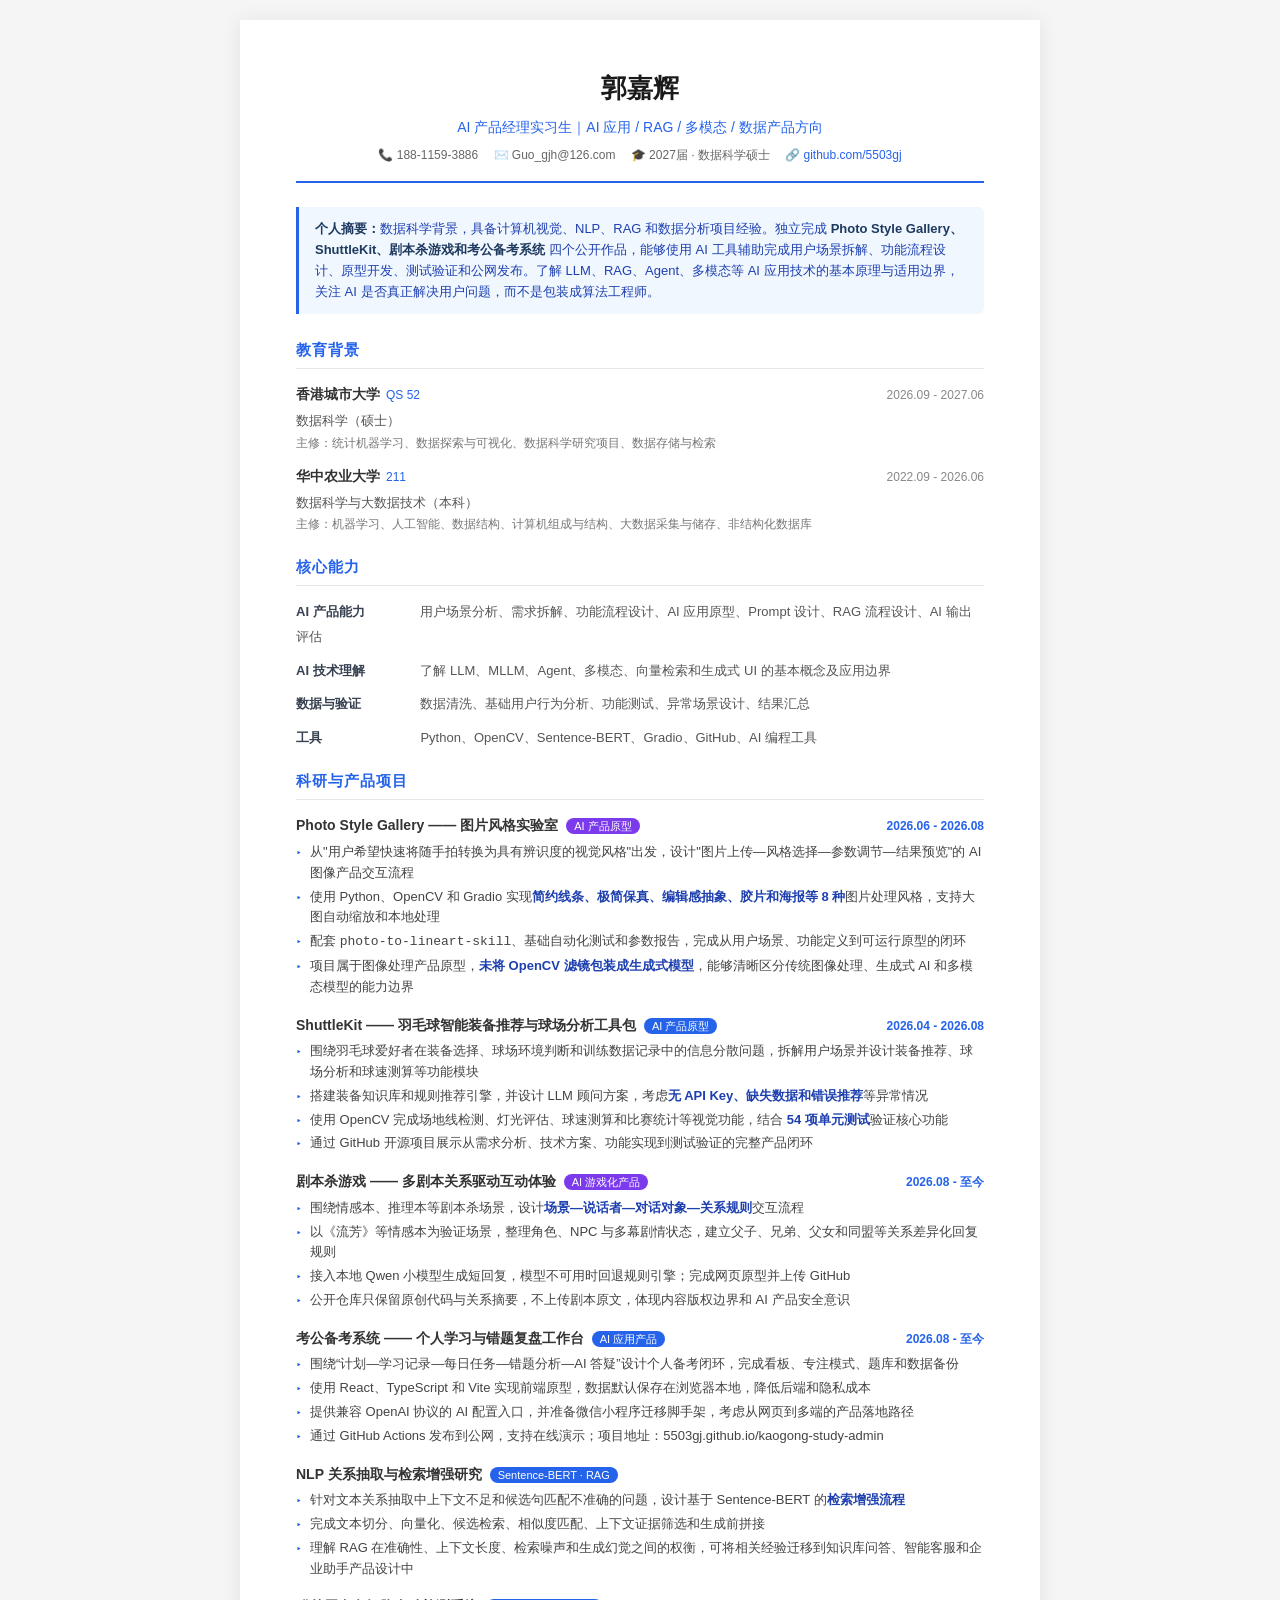
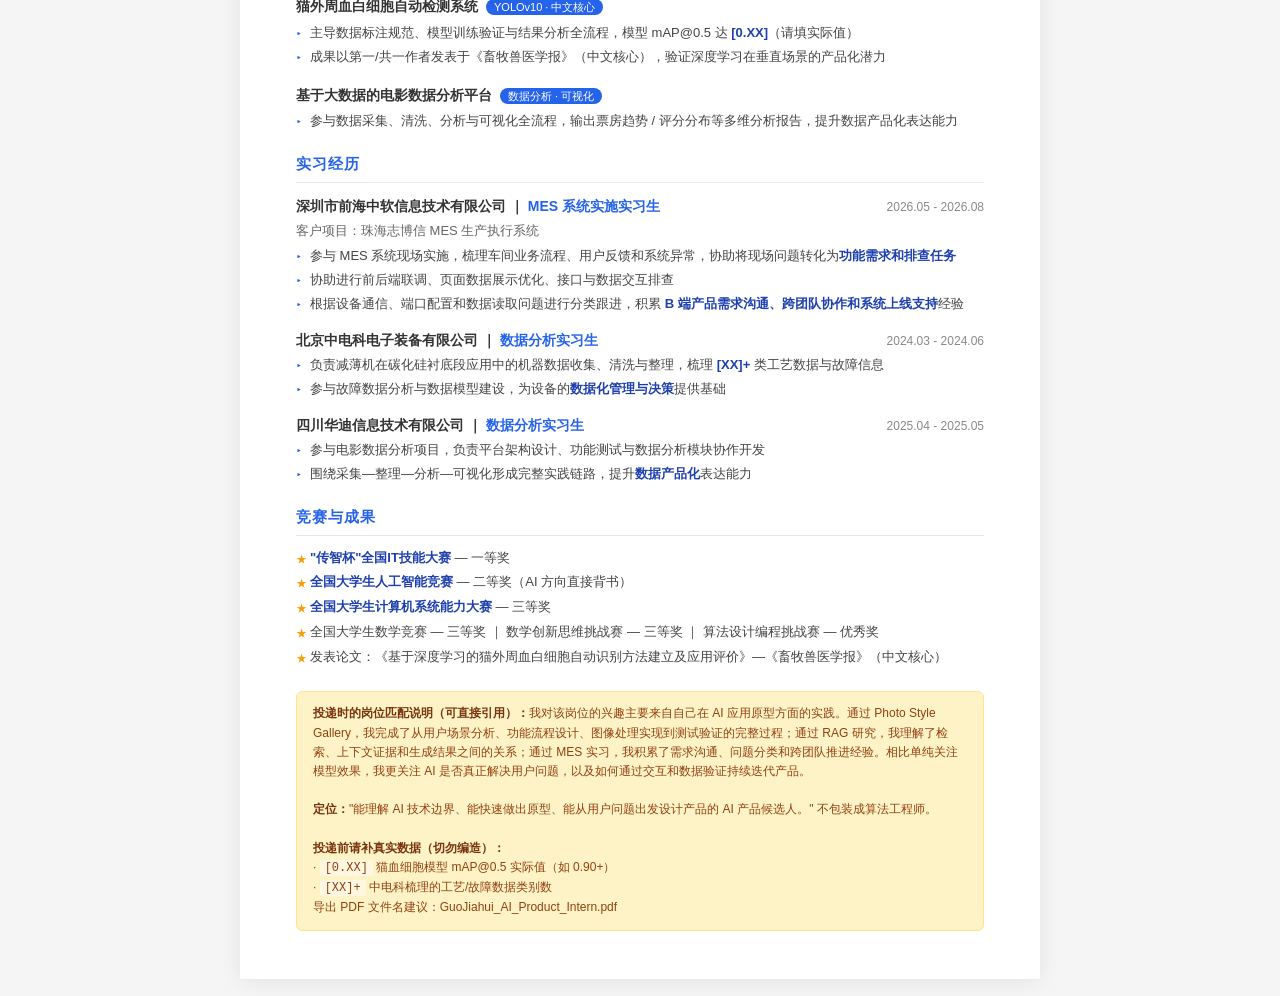
<file: resume/郭嘉辉-AI产品经理简历.html>
<!DOCTYPE html>
<html lang="zh-CN">
<head>
<meta charset="UTF-8">
<meta name="viewport" content="width=device-width, initial-scale=1.0">
<title>郭嘉辉 - AI产品经理简历（AI应用/RAG/多模态/数据产品）</title>
<style>
  * { margin: 0; padding: 0; box-sizing: border-box; }
  body {
    font-family: "PingFang SC", "Microsoft YaHei", "Helvetica Neue", sans-serif;
    background: #f5f5f5;
    color: #333;
    line-height: 1.6;
    padding: 20px;
  }
  .resume {
    max-width: 800px;
    margin: 0 auto;
    background: #fff;
    padding: 48px 56px;
    box-shadow: 0 2px 20px rgba(0,0,0,0.08);
  }
  /* Header */
  .header {
    text-align: center;
    border-bottom: 2px solid #2563eb;
    padding-bottom: 16px;
    margin-bottom: 24px;
  }
  .header h1 {
    font-size: 26px;
    font-weight: 700;
    color: #1a1a1a;
    margin-bottom: 6px;
  }
  .header .subtitle {
    font-size: 14px;
    color: #2563eb;
    font-weight: 500;
    margin-bottom: 8px;
  }
  .header .contact {
    font-size: 12px;
    color: #666;
  }
  .header .contact span { margin: 0 6px; }
  .header .contact a { color: #2563eb; text-decoration: none; }
  /* Summary */
  .summary {
    background: #f0f7ff;
    border-left: 3px solid #2563eb;
    padding: 12px 16px;
    margin-bottom: 24px;
    font-size: 13px;
    color: #1e40af;
    border-radius: 0 6px 6px 0;
  }
  .summary strong { color: #1e3a5f; }
  /* Section */
  .section { margin-bottom: 20px; }
  .section-title {
    font-size: 15px;
    font-weight: 700;
    color: #2563eb;
    border-bottom: 1px solid #e5e7eb;
    padding-bottom: 6px;
    margin-bottom: 12px;
    letter-spacing: 1px;
  }
  /* Education */
  .edu-item { margin-bottom: 10px; }
  .edu-header {
    display: flex;
    justify-content: space-between;
    align-items: baseline;
    margin-bottom: 4px;
  }
  .edu-school { font-size: 14px; font-weight: 600; }
  .edu-tag { font-size: 12px; color: #2563eb; font-weight: 500; margin-left: 6px; }
  .edu-time { font-size: 12px; color: #888; }
  .edu-major { font-size: 13px; color: #555; margin-bottom: 2px; }
  .edu-courses { font-size: 12px; color: #777; }
  /* Skills */
  .skill-category { margin-bottom: 8px; }
  .skill-category .label {
    font-size: 13px;
    font-weight: 600;
    color: #374151;
    display: inline-block;
    min-width: 120px;
  }
  .skill-category .content {
    font-size: 13px;
    color: #555;
  }
  /* Experience */
  .exp-item { margin-bottom: 14px; }
  .exp-header {
    display: flex;
    justify-content: space-between;
    align-items: baseline;
    margin-bottom: 4px;
  }
  .exp-title { font-size: 14px; font-weight: 600; }
  .exp-title .role { color: #2563eb; }
  .exp-time { font-size: 12px; color: #888; }
  .exp-company { font-size: 13px; color: #666; margin-bottom: 4px; }
  .exp-bullets { list-style: none; padding-left: 0; }
  .exp-bullets li {
    font-size: 13px;
    color: #444;
    padding-left: 14px;
    position: relative;
    margin-bottom: 3px;
  }
  .exp-bullets li::before {
    content: "▸";
    position: absolute;
    left: 0;
    color: #2563eb;
    font-size: 11px;
    top: 2px;
  }
  .exp-bullets li strong { color: #1e40af; }
  .exp-bullets .highlight { color: #2563eb; font-weight: 600; }
  /* Project */
  .proj-item { margin-bottom: 14px; }
  .proj-header {
    display: flex;
    justify-content: space-between;
    align-items: baseline;
    margin-bottom: 4px;
  }
  .proj-name { font-size: 14px; font-weight: 600; }
  .proj-tag { font-size: 11px; color: #fff; background: #2563eb; padding: 2px 8px; border-radius: 10px; margin-left: 8px; }
  .proj-tag.alt { background: #7c3aed; }
  .proj-time { font-size: 12px; color: #2563eb; font-weight: 600; white-space: nowrap; margin-left: 10px; }
  .proj-bullets { list-style: none; padding-left: 0; }
  .proj-bullets li {
    font-size: 13px;
    color: #444;
    padding-left: 14px;
    position: relative;
    margin-bottom: 3px;
  }
  .proj-bullets li::before {
    content: "▸";
    position: absolute;
    left: 0;
    color: #2563eb;
    font-size: 11px;
    top: 2px;
  }
  .proj-bullets li strong { color: #1e40af; }
  /* Awards */
  .awards { list-style: none; padding-left: 0; }
  .awards li {
    font-size: 13px;
    color: #444;
    padding-left: 14px;
    position: relative;
    margin-bottom: 4px;
  }
  .awards li::before {
    content: "★";
    position: absolute;
    left: 0;
    color: #f59e0b;
    font-size: 11px;
    top: 3px;
  }
  .awards li strong { color: #1e40af; }
  /* Note */
  .note {
    background: #fef3c7;
    border: 1px solid #fde68a;
    border-radius: 6px;
    padding: 12px 16px;
    margin-top: 24px;
    font-size: 12px;
    color: #92400e;
  }
  .note strong { color: #78350f; }
  .note code { background: #fff7e0; padding: 1px 5px; border-radius: 3px; }
  @media print {
    body { padding: 0; background: #fff; }
    .resume { box-shadow: none; padding: 32px 40px; max-width: 100%; }
    .note { display: none; }
  }
</style>
</head>
<body>
<div class="resume">

  <!-- Header -->
  <div class="header">
    <h1>郭嘉辉</h1>
    <div class="subtitle">AI 产品经理实习生｜AI 应用 / RAG / 多模态 / 数据产品方向</div>
    <div class="contact">
      <span>📞 188-1159-3886</span>
      <span>✉️ Guo_gjh@126.com</span>
      <span>🎓 2027届 · 数据科学硕士</span>
      <span>🔗 <a href="https://github.com/5503gj" target="_blank">github.com/5503gj</a></span>
    </div>
  </div>

  <!-- Summary：突出可落地的 AI 产品原型与真实能力边界 -->
  <div class="summary">
    <strong>个人摘要：</strong>数据科学背景，具备计算机视觉、NLP、RAG 和数据分析项目经验。独立完成 <strong>Photo Style Gallery、ShuttleKit、剧本杀游戏和考公备考系统</strong> 四个公开作品，能够使用 AI 工具辅助完成用户场景拆解、功能流程设计、原型开发、测试验证和公网发布。了解 LLM、RAG、Agent、多模态等 AI 应用技术的基本原理与适用边界，关注 AI 是否真正解决用户问题，而不是包装成算法工程师。
  </div>

  <!-- Education -->
  <div class="section">
    <div class="section-title">教育背景</div>
    <div class="edu-item">
      <div class="edu-header">
        <span><span class="edu-school">香港城市大学</span><span class="edu-tag">QS 52</span></span>
        <span class="edu-time">2026.09 - 2027.06</span>
      </div>
      <div class="edu-major">数据科学（硕士）</div>
      <div class="edu-courses">主修：统计机器学习、数据探索与可视化、数据科学研究项目、数据存储与检索</div>
    </div>
    <div class="edu-item">
      <div class="edu-header">
        <span><span class="edu-school">华中农业大学</span><span class="edu-tag">211</span></span>
        <span class="edu-time">2022.09 - 2026.06</span>
      </div>
      <div class="edu-major">数据科学与大数据技术（本科）</div>
      <div class="edu-courses">主修：机器学习、人工智能、数据结构、计算机组成与结构、大数据采集与储存、非结构化数据库</div>
    </div>
  </div>

  <!-- Core Skills：采用审阅后的写法，并明确"不写精通" -->
  <div class="section">
    <div class="section-title">核心能力</div>
    <div class="skill-category">
      <span class="label">AI 产品能力</span>
      <span class="content">用户场景分析、需求拆解、功能流程设计、AI 应用原型、Prompt 设计、RAG 流程设计、AI 输出评估</span>
    </div>
    <div class="skill-category">
      <span class="label">AI 技术理解</span>
      <span class="content">了解 LLM、MLLM、Agent、多模态、向量检索和生成式 UI 的基本概念及应用边界</span>
    </div>
    <div class="skill-category">
      <span class="label">数据与验证</span>
      <span class="content">数据清洗、基础用户行为分析、功能测试、异常场景设计、结果汇总</span>
    </div>
    <div class="skill-category">
      <span class="label">工具</span>
      <span class="content">Python、OpenCV、Sentence-BERT、Gradio、GitHub、AI 编程工具</span>
    </div>
  </div>

  <!-- Projects：按截图风格突出项目名称、方向、时间与成果 -->
  <div class="section">
    <div class="section-title">科研与产品项目</div>

    <div class="proj-item">
      <div class="proj-header">
        <span><span class="proj-name">Photo Style Gallery —— 图片风格实验室</span><span class="proj-tag alt">AI 产品原型</span></span>
        <span class="proj-time">2026.06 - 2026.08</span>
      </div>
      <ul class="proj-bullets">
        <li>从"用户希望快速将随手拍转换为具有辨识度的视觉风格"出发，设计"图片上传—风格选择—参数调节—结果预览"的 AI 图像产品交互流程</li>
        <li>使用 Python、OpenCV 和 Gradio 实现<strong>简约线条、极简保真、编辑感抽象、胶片和海报等 8 种</strong>图片处理风格，支持大图自动缩放和本地处理</li>
        <li>配套 <code>photo-to-lineart-skill</code>、基础自动化测试和参数报告，完成从用户场景、功能定义到可运行原型的闭环</li>
        <li>项目属于图像处理产品原型，<strong>未将 OpenCV 滤镜包装成生成式模型</strong>，能够清晰区分传统图像处理、生成式 AI 和多模态模型的能力边界</li>
      </ul>
    </div>

    <div class="proj-item">
      <div class="proj-header">
        <span><span class="proj-name">ShuttleKit —— 羽毛球智能装备推荐与球场分析工具包</span><span class="proj-tag">AI 产品原型</span></span>
        <span class="proj-time">2026.04 - 2026.08</span>
      </div>
      <ul class="proj-bullets">
        <li>围绕羽毛球爱好者在装备选择、球场环境判断和训练数据记录中的信息分散问题，拆解用户场景并设计装备推荐、球场分析和球速测算等功能模块</li>
        <li>搭建装备知识库和规则推荐引擎，并设计 LLM 顾问方案，考虑<strong>无 API Key、缺失数据和错误推荐</strong>等异常情况</li>
        <li>使用 OpenCV 完成场地线检测、灯光评估、球速测算和比赛统计等视觉功能，结合 <strong>54 项单元测试</strong>验证核心功能</li>
        <li>通过 GitHub 开源项目展示从需求分析、技术方案、功能实现到测试验证的完整产品闭环</li>
      </ul>
    </div>

    <div class="proj-item">
      <div class="proj-header">
        <span><span class="proj-name">剧本杀游戏 —— 多剧本关系驱动互动体验</span><span class="proj-tag alt">AI 游戏化产品</span></span>
        <span class="proj-time">2026.08 - 至今</span>
      </div>
      <ul class="proj-bullets">
        <li>围绕情感本、推理本等剧本杀场景，设计<strong>场景—说话者—对话对象—关系规则</strong>交互流程</li>
        <li>以《流芳》等情感本为验证场景，整理角色、NPC 与多幕剧情状态，建立父子、兄弟、父女和同盟等关系差异化回复规则</li>
        <li>接入本地 Qwen 小模型生成短回复，模型不可用时回退规则引擎；完成网页原型并上传 GitHub</li>
        <li>公开仓库只保留原创代码与关系摘要，不上传剧本原文，体现内容版权边界和 AI 产品安全意识</li>
      </ul>
    </div>

    <div class="proj-item">
      <div class="proj-header">
        <span><span class="proj-name">考公备考系统 —— 个人学习与错题复盘工作台</span><span class="proj-tag">AI 应用产品</span></span>
        <span class="proj-time">2026.08 - 至今</span>
      </div>
      <ul class="proj-bullets">
        <li>围绕“计划—学习记录—每日任务—错题分析—AI 答疑”设计个人备考闭环，完成看板、专注模式、题库和数据备份</li>
        <li>使用 React、TypeScript 和 Vite 实现前端原型，数据默认保存在浏览器本地，降低后端和隐私成本</li>
        <li>提供兼容 OpenAI 协议的 AI 配置入口，并准备微信小程序迁移脚手架，考虑从网页到多端的产品落地路径</li>
        <li>通过 GitHub Actions 发布到公网，支持在线演示；项目地址：5503gj.github.io/kaogong-study-admin</li>
      </ul>
    </div>

    <div class="proj-item">
      <div class="proj-header">
        <span><span class="proj-name">NLP 关系抽取与检索增强研究</span><span class="proj-tag">Sentence-BERT · RAG</span></span>
      </div>
      <ul class="proj-bullets">
        <li>针对文本关系抽取中上下文不足和候选句匹配不准确的问题，设计基于 Sentence-BERT 的<strong>检索增强流程</strong></li>
        <li>完成文本切分、向量化、候选检索、相似度匹配、上下文证据筛选和生成前拼接</li>
        <li>理解 RAG 在准确性、上下文长度、检索噪声和生成幻觉之间的权衡，可将相关经验迁移到知识库问答、智能客服和企业助手产品设计中</li>
      </ul>
    </div>

    <div class="proj-item">
      <div class="proj-header">
        <span><span class="proj-name">猫外周血白细胞自动检测系统</span><span class="proj-tag">YOLOv10 · 中文核心</span></span>
      </div>
      <ul class="proj-bullets">
        <li>主导数据标注规范、模型训练验证与结果分析全流程，模型 mAP@0.5 达 <strong>[0.XX]</strong>（请填实际值）</li>
        <li>成果以第一/共一作者发表于《畜牧兽医学报》（中文核心），验证深度学习在垂直场景的产品化潜力</li>
      </ul>
    </div>

    <div class="proj-item">
      <div class="proj-header">
        <span><span class="proj-name">基于大数据的电影数据分析平台</span><span class="proj-tag">数据分析 · 可视化</span></span>
      </div>
      <ul class="proj-bullets">
        <li>参与数据采集、清洗、分析与可视化全流程，输出票房趋势 / 评分分布等多维分析报告，提升数据产品化表达能力</li>
      </ul>
    </div>
  </div>

  <!-- Internship：MES 对应"推动产品落地" -->
  <div class="section">
    <div class="section-title">实习经历</div>

    <div class="exp-item">
      <div class="exp-header">
        <span class="exp-title">深圳市前海中软信息技术有限公司 ｜ <span class="role">MES 系统实施实习生</span></span>
        <span class="exp-time">2026.05 - 2026.08</span>
      </div>
      <div class="exp-company">客户项目：珠海志博信 MES 生产执行系统</div>
      <ul class="exp-bullets">
        <li>参与 MES 系统现场实施，梳理车间业务流程、用户反馈和系统异常，协助将现场问题转化为<strong>功能需求和排查任务</strong></li>
        <li>协助进行前后端联调、页面数据展示优化、接口与数据交互排查</li>
        <li>根据设备通信、端口配置和数据读取问题进行分类跟进，积累 <strong>B 端产品需求沟通、跨团队协作和系统上线支持</strong>经验</li>
      </ul>
    </div>

    <div class="exp-item">
      <div class="exp-header">
        <span class="exp-title">北京中电科电子装备有限公司 ｜ <span class="role">数据分析实习生</span></span>
        <span class="exp-time">2024.03 - 2024.06</span>
      </div>
      <ul class="exp-bullets">
        <li>负责减薄机在碳化硅衬底段应用中的机器数据收集、清洗与整理，梳理 <strong>[XX]+</strong> 类工艺数据与故障信息</li>
        <li>参与故障数据分析与数据模型建设，为设备的<strong>数据化管理与决策</strong>提供基础</li>
      </ul>
    </div>

    <div class="exp-item">
      <div class="exp-header">
        <span class="exp-title">四川华迪信息技术有限公司 ｜ <span class="role">数据分析实习生</span></span>
        <span class="exp-time">2025.04 - 2025.05</span>
      </div>
      <ul class="exp-bullets">
        <li>参与电影数据分析项目，负责平台架构设计、功能测试与数据分析模块协作开发</li>
        <li>围绕采集—整理—分析—可视化形成完整实践链路，提升<strong>数据产品化</strong>表达能力</li>
      </ul>
    </div>
  </div>

  <!-- Awards -->
  <div class="section">
    <div class="section-title">竞赛与成果</div>
    <ul class="awards">
      <li><strong>"传智杯"全国IT技能大赛</strong> — 一等奖</li>
      <li><strong>全国大学生人工智能竞赛</strong> — 二等奖（AI 方向直接背书）</li>
      <li><strong>全国大学生计算机系统能力大赛</strong> — 三等奖</li>
      <li>全国大学生数学竞赛 — 三等奖 ｜ 数学创新思维挑战赛 — 三等奖 ｜ 算法设计编程挑战赛 — 优秀奖</li>
      <li>发表论文：《基于深度学习的猫外周血白细胞自动识别方法建立及应用评价》—《畜牧兽医学报》（中文核心）</li>
    </ul>
  </div>

  <!-- Note：投递岗位匹配说明 + 待补数据 -->
  <div class="note">
    <strong>投递时的岗位匹配说明（可直接引用）：</strong>我对该岗位的兴趣主要来自自己在 AI 应用原型方面的实践。通过 Photo Style Gallery，我完成了从用户场景分析、功能流程设计、图像处理实现到测试验证的完整过程；通过 RAG 研究，我理解了检索、上下文证据和生成结果之间的关系；通过 MES 实习，我积累了需求沟通、问题分类和跨团队推进经验。相比单纯关注模型效果，我更关注 AI 是否真正解决用户问题，以及如何通过交互和数据验证持续迭代产品。
    <br><br><strong>定位：</strong>"能理解 AI 技术边界、能快速做出原型、能从用户问题出发设计产品的 AI 产品候选人。" 不包装成算法工程师。
    <br><br><strong>投递前请补真实数据（切勿编造）：</strong>
    <br>· <code>[0.XX]</code> 猫血细胞模型 mAP@0.5 实际值（如 0.90+）
    <br>· <code>[XX]+</code> 中电科梳理的工艺/故障数据类别数
    <br>导出 PDF 文件名建议：GuoJiahui_AI_Product_Intern.pdf
  </div>

</div>
</body>
</html>
</file>
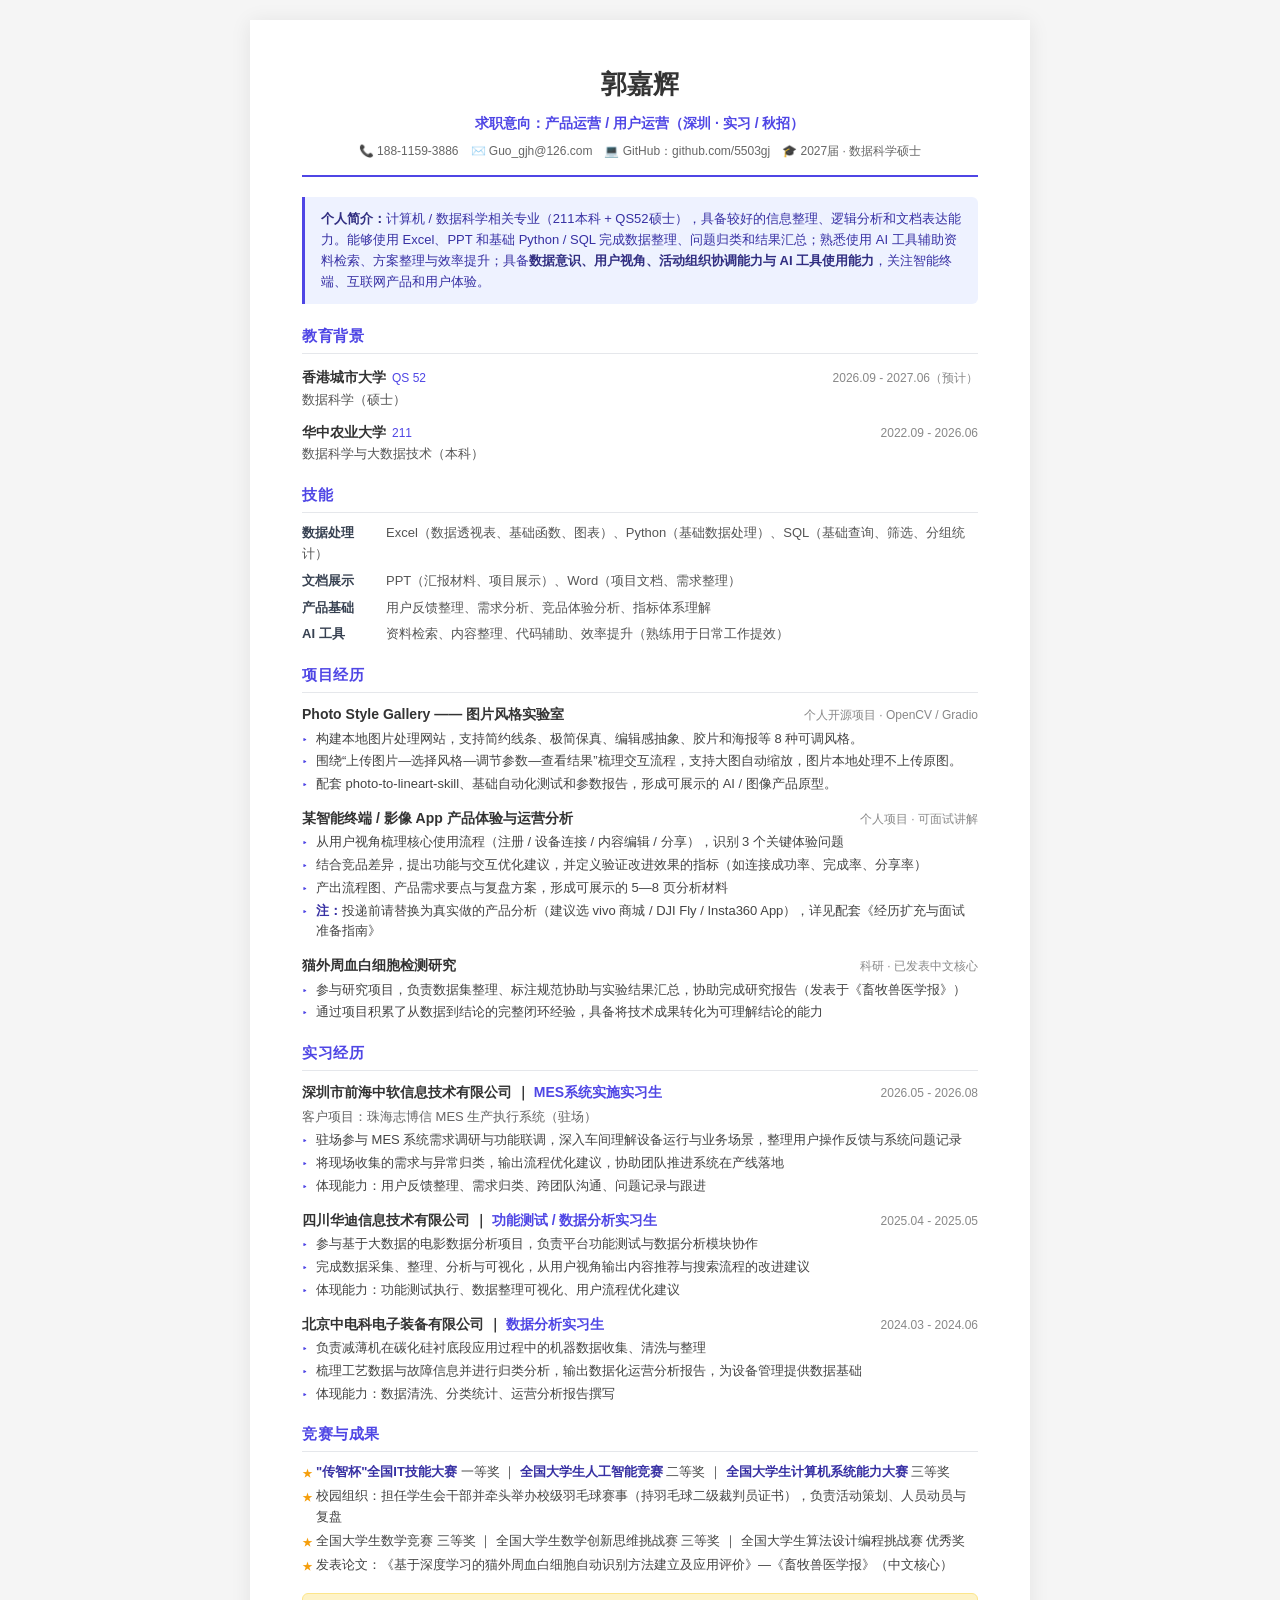
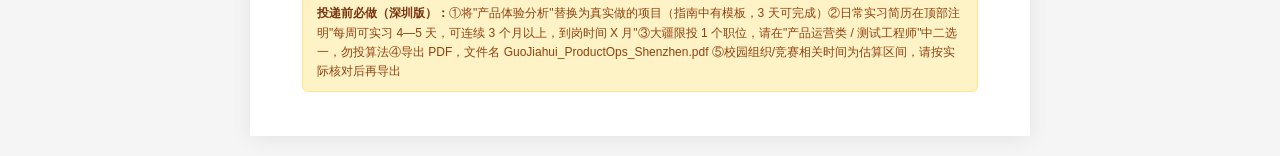
<file: resume/郭嘉辉-产品运营简历.html>
<!DOCTYPE html>
<html lang="zh-CN">
<head>
<meta charset="UTF-8">
<meta name="viewport" content="width=device-width, initial-scale=1.0">
<title>郭嘉辉 - 产品运营 / 用户运营 简历（深圳主投版）</title>
<style>
  * { margin: 0; padding: 0; box-sizing: border-box; }
  body { font-family: "PingFang SC","Microsoft YaHei",sans-serif; background:#f5f5f5; color:#333; line-height:1.6; padding:20px; }
  .resume { max-width:780px; margin:0 auto; background:#fff; padding:44px 52px; box-shadow:0 2px 20px rgba(0,0,0,0.08); }
  .header { text-align:center; border-bottom:2px solid #4f46e5; padding-bottom:14px; margin-bottom:20px; }
  .header h1 { font-size:26px; font-weight:700; margin-bottom:6px; }
  .header .sub { font-size:14px; color:#4f46e5; font-weight:600; margin-bottom:8px; }
  .header .contact { font-size:12px; color:#666; }
  .header .contact span { margin:0 6px; }
  .summary { background:#eef2ff; border-left:3px solid #4f46e5; padding:12px 16px; margin-bottom:20px; font-size:13px; color:#3730a3; border-radius:0 6px 6px 0; }
  .summary strong { color:#312e81; }
  .section { margin-bottom:18px; }
  .section-title { font-size:15px; font-weight:700; color:#4f46e5; border-bottom:1px solid #e5e7eb; padding-bottom:5px; margin-bottom:10px; letter-spacing:0.5px; }
  .edu-item { margin-bottom:8px; }
  .edu-header { display:flex; justify-content:space-between; align-items:baseline; }
  .edu-school { font-size:14px; font-weight:600; }
  .edu-tag { font-size:12px; color:#4f46e5; font-weight:500; margin-left:6px; }
  .edu-time { font-size:12px; color:#888; }
  .edu-major { font-size:13px; color:#555; }
  .skill-cat { margin-bottom:6px; font-size:13px; }
  .skill-cat .label { font-weight:600; color:#374151; display:inline-block; min-width:84px; }
  .skill-cat .content { color:#555; }
  .exp-item, .proj-item { margin-bottom:12px; }
  .exp-header, .proj-header { display:flex; justify-content:space-between; align-items:baseline; margin-bottom:3px; }
  .exp-title, .proj-name { font-size:14px; font-weight:600; }
  .exp-title .role { color:#4f46e5; }
  .exp-time, .proj-tag-meta { font-size:12px; color:#888; }
  .exp-company { font-size:13px; color:#666; margin-bottom:3px; }
  ul.bullets { list-style:none; padding-left:0; }
  ul.bullets li { font-size:13px; color:#444; padding-left:14px; position:relative; margin-bottom:2px; }
  ul.bullets li::before { content:"▸"; position:absolute; left:0; color:#4f46e5; font-size:11px; top:2px; }
  ul.bullets li strong { color:#3730a3; }
  .awards { list-style:none; padding-left:0; }
  .awards li { font-size:13px; color:#444; padding-left:14px; position:relative; margin-bottom:3px; }
  .awards li::before { content:"★"; position:absolute; left:0; color:#f59e0b; font-size:11px; top:3px; }
  .awards li strong { color:#3730a3; }
  .note { background:#fef3c7; border:1px solid #fde68a; border-radius:6px; padding:10px 14px; margin-top:18px; font-size:12px; color:#92400e; }
  .note strong { color:#78350f; }
  @media print { body{padding:0;background:#fff;} .resume{box-shadow:none;padding:28px 36px;max-width:100%;} .note{display:none;} }
</style>
</head>
<body>
<div class="resume">

  <div class="header">
    <h1>郭嘉辉</h1>
    <div class="sub">求职意向：产品运营 / 用户运营（深圳 · 实习 / 秋招）</div>
    <div class="contact">
      <span>📞 188-1159-3886</span><span>✉️ Guo_gjh@126.com</span><span>💻 GitHub：github.com/5503gj</span><span>🎓 2027届 · 数据科学硕士</span>
    </div>
  </div>

  <div class="summary">
    <strong>个人简介：</strong>计算机 / 数据科学相关专业（211本科 + QS52硕士），具备较好的信息整理、逻辑分析和文档表达能力。能够使用 Excel、PPT 和基础 Python / SQL 完成数据整理、问题归类和结果汇总；熟悉使用 AI 工具辅助资料检索、方案整理与效率提升；具备<strong>数据意识、用户视角、活动组织协调能力与 AI 工具使用能力</strong>，关注智能终端、互联网产品和用户体验。
  </div>

  <div class="section">
    <div class="section-title">教育背景</div>
    <div class="edu-item">
      <div class="edu-header"><span><span class="edu-school">香港城市大学</span><span class="edu-tag">QS 52</span></span><span class="edu-time">2026.09 - 2027.06（预计）</span></div>
      <div class="edu-major">数据科学（硕士）</div>
    </div>
    <div class="edu-item">
      <div class="edu-header"><span><span class="edu-school">华中农业大学</span><span class="edu-tag">211</span></span><span class="edu-time">2022.09 - 2026.06</span></div>
      <div class="edu-major">数据科学与大数据技术（本科）</div>
    </div>
  </div>

  <div class="section">
    <div class="section-title">技能</div>
    <div class="skill-cat"><span class="label">数据处理</span><span class="content">Excel（数据透视表、基础函数、图表）、Python（基础数据处理）、SQL（基础查询、筛选、分组统计）</span></div>
    <div class="skill-cat"><span class="label">文档展示</span><span class="content">PPT（汇报材料、项目展示）、Word（项目文档、需求整理）</span></div>
    <div class="skill-cat"><span class="label">产品基础</span><span class="content">用户反馈整理、需求分析、竞品体验分析、指标体系理解</span></div>
    <div class="skill-cat"><span class="label">AI 工具</span><span class="content">资料检索、内容整理、代码辅助、效率提升（熟练用于日常工作提效）</span></div>
  </div>

  <div class="section">
    <div class="section-title">项目经历</div>
    <div class="proj-item">
      <div class="proj-header"><span class="proj-name">Photo Style Gallery —— 图片风格实验室</span><span class="proj-tag-meta">个人开源项目 · OpenCV / Gradio</span></div>
      <ul class="bullets">
        <li>构建本地图片处理网站，支持简约线条、极简保真、编辑感抽象、胶片和海报等 8 种可调风格。</li>
        <li>围绕“上传图片—选择风格—调节参数—查看结果”梳理交互流程，支持大图自动缩放，图片本地处理不上传原图。</li>
        <li>配套 photo-to-lineart-skill、基础自动化测试和参数报告，形成可展示的 AI / 图像产品原型。</li>
      </ul>
    </div>
    <div class="proj-item">
      <div class="proj-header"><span class="proj-name">某智能终端 / 影像 App 产品体验与运营分析</span><span class="proj-tag-meta">个人项目 · 可面试讲解</span></div>
      <ul class="bullets">
        <li>从用户视角梳理核心使用流程（注册 / 设备连接 / 内容编辑 / 分享），识别 3 个关键体验问题</li>
        <li>结合竞品差异，提出功能与交互优化建议，并定义验证改进效果的指标（如连接成功率、完成率、分享率）</li>
        <li>产出流程图、产品需求要点与复盘方案，形成可展示的 5—8 页分析材料</li>
        <li><strong>注：</strong>投递前请替换为真实做的产品分析（建议选 vivo 商城 / DJI Fly / Insta360 App），详见配套《经历扩充与面试准备指南》</li>
      </ul>
    </div>
    <div class="proj-item">
      <div class="proj-header"><span class="proj-name">猫外周血白细胞检测研究</span><span class="proj-tag-meta">科研 · 已发表中文核心</span></div>
      <ul class="bullets">
        <li>参与研究项目，负责数据集整理、标注规范协助与实验结果汇总，协助完成研究报告（发表于《畜牧兽医学报》）</li>
        <li>通过项目积累了从数据到结论的完整闭环经验，具备将技术成果转化为可理解结论的能力</li>
      </ul>
    </div>
  </div>

  <div class="section">
    <div class="section-title">实习经历</div>
    <div class="exp-item">
      <div class="exp-header"><span class="exp-title">深圳市前海中软信息技术有限公司 ｜ <span class="role">MES系统实施实习生</span></span><span class="exp-time">2026.05 - 2026.08</span></div>
      <div class="exp-company">客户项目：珠海志博信 MES 生产执行系统（驻场）</div>
      <ul class="bullets">
        <li>驻场参与 MES 系统需求调研与功能联调，深入车间理解设备运行与业务场景，整理用户操作反馈与系统问题记录</li>
        <li>将现场收集的需求与异常归类，输出流程优化建议，协助团队推进系统在产线落地</li>
        <li>体现能力：用户反馈整理、需求归类、跨团队沟通、问题记录与跟进</li>
      </ul>
    </div>
    <div class="exp-item">
      <div class="exp-header"><span class="exp-title">四川华迪信息技术有限公司 ｜ <span class="role">功能测试 / 数据分析实习生</span></span><span class="exp-time">2025.04 - 2025.05</span></div>
      <ul class="bullets">
        <li>参与基于大数据的电影数据分析项目，负责平台功能测试与数据分析模块协作</li>
        <li>完成数据采集、整理、分析与可视化，从用户视角输出内容推荐与搜索流程的改进建议</li>
        <li>体现能力：功能测试执行、数据整理可视化、用户流程优化建议</li>
      </ul>
    </div>
    <div class="exp-item">
      <div class="exp-header"><span class="exp-title">北京中电科电子装备有限公司 ｜ <span class="role">数据分析实习生</span></span><span class="exp-time">2024.03 - 2024.06</span></div>
      <ul class="bullets">
        <li>负责减薄机在碳化硅衬底段应用过程中的机器数据收集、清洗与整理</li>
        <li>梳理工艺数据与故障信息并进行归类分析，输出数据化运营分析报告，为设备管理提供数据基础</li>
        <li>体现能力：数据清洗、分类统计、运营分析报告撰写</li>
      </ul>
    </div>
  </div>

  <div class="section">
    <div class="section-title">竞赛与成果</div>
    <ul class="awards">
      <li><strong>"传智杯"全国IT技能大赛</strong> 一等奖 ｜ <strong>全国大学生人工智能竞赛</strong> 二等奖 ｜ <strong>全国大学生计算机系统能力大赛</strong> 三等奖</li>
      <li>校园组织：担任学生会干部并牵头举办校级羽毛球赛事（持羽毛球二级裁判员证书），负责活动策划、人员动员与复盘</li>
      <li>全国大学生数学竞赛 三等奖 ｜ 全国大学生数学创新思维挑战赛 三等奖 ｜ 全国大学生算法设计编程挑战赛 优秀奖</li>
      <li>发表论文：《基于深度学习的猫外周血白细胞自动识别方法建立及应用评价》—《畜牧兽医学报》（中文核心）</li>
    </ul>
  </div>

  <div class="note">
    <strong>投递前必做（深圳版）：</strong>①将"产品体验分析"替换为真实做的项目（指南中有模板，3 天可完成）②日常实习简历在顶部注明"每周可实习 4—5 天，可连续 3 个月以上，到岗时间 X 月"③大疆限投 1 个职位，请在"产品运营类 / 测试工程师"中二选一，勿投算法④导出 PDF，文件名 GuoJiahui_ProductOps_Shenzhen.pdf ⑤校园组织/竞赛相关时间为估算区间，请按实际核对后再导出
  </div>

</div>
</body>
</html>
</file>
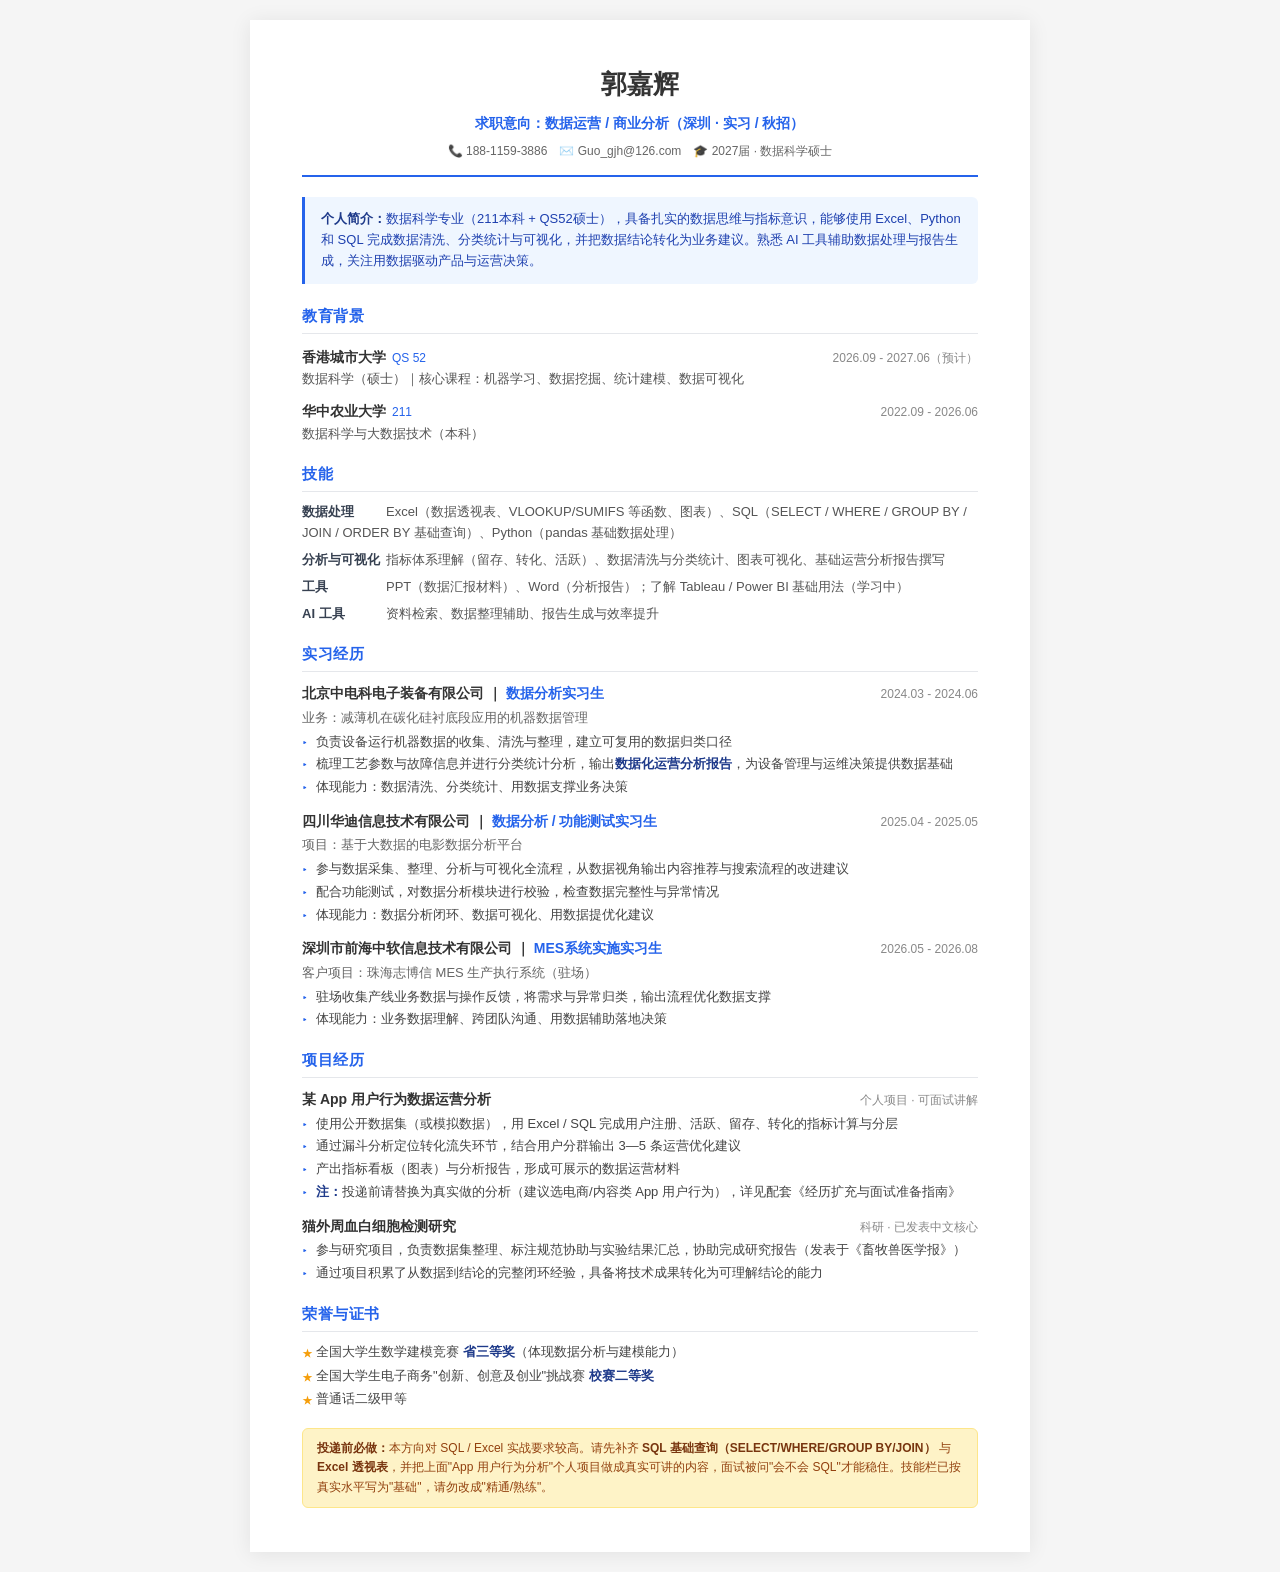
<file: resume/郭嘉辉-数据运营简历.html>
<!DOCTYPE html>
<html lang="zh-CN">
<head>
<meta charset="UTF-8">
<meta name="viewport" content="width=device-width, initial-scale=1.0">
<title>郭嘉辉 - 数据运营 / 商业分析 简历（深圳主投版）</title>
<style>
  * { margin: 0; padding: 0; box-sizing: border-box; }
  body { font-family: "PingFang SC","Microsoft YaHei",sans-serif; background:#f5f5f5; color:#333; line-height:1.6; padding:20px; }
  .resume { max-width:780px; margin:0 auto; background:#fff; padding:44px 52px; box-shadow:0 2px 20px rgba(0,0,0,0.08); }
  .header { text-align:center; border-bottom:2px solid #2563eb; padding-bottom:14px; margin-bottom:20px; }
  .header h1 { font-size:26px; font-weight:700; margin-bottom:6px; }
  .header .sub { font-size:14px; color:#2563eb; font-weight:600; margin-bottom:8px; }
  .header .contact { font-size:12px; color:#666; }
  .header .contact span { margin:0 6px; }
  .summary { background:#eff6ff; border-left:3px solid #2563eb; padding:12px 16px; margin-bottom:20px; font-size:13px; color:#1e40af; border-radius:0 6px 6px 0; }
  .summary strong { color:#1e3a8a; }
  .section { margin-bottom:18px; }
  .section-title { font-size:15px; font-weight:700; color:#2563eb; border-bottom:1px solid #e5e7eb; padding-bottom:5px; margin-bottom:10px; letter-spacing:0.5px; }
  .edu-item { margin-bottom:8px; }
  .edu-header { display:flex; justify-content:space-between; align-items:baseline; }
  .edu-school { font-size:14px; font-weight:600; }
  .edu-tag { font-size:12px; color:#2563eb; font-weight:500; margin-left:6px; }
  .edu-time { font-size:12px; color:#888; }
  .edu-major { font-size:13px; color:#555; }
  .skill-cat { margin-bottom:6px; font-size:13px; }
  .skill-cat .label { font-weight:600; color:#374151; display:inline-block; min-width:84px; }
  .skill-cat .content { color:#555; }
  .exp-item, .proj-item { margin-bottom:12px; }
  .exp-header, .proj-header { display:flex; justify-content:space-between; align-items:baseline; margin-bottom:3px; }
  .exp-title, .proj-name { font-size:14px; font-weight:600; }
  .exp-title .role { color:#2563eb; }
  .exp-time, .proj-tag-meta { font-size:12px; color:#888; }
  .exp-company { font-size:13px; color:#666; margin-bottom:3px; }
  ul.bullets { list-style:none; padding-left:0; }
  ul.bullets li { font-size:13px; color:#444; padding-left:14px; position:relative; margin-bottom:2px; }
  ul.bullets li::before { content:"▸"; position:absolute; left:0; color:#2563eb; font-size:11px; top:2px; }
  ul.bullets li strong { color:#1e3a8a; }
  .awards { list-style:none; padding-left:0; }
  .awards li { font-size:13px; color:#444; padding-left:14px; position:relative; margin-bottom:3px; }
  .awards li::before { content:"★"; position:absolute; left:0; color:#f59e0b; font-size:11px; top:3px; }
  .awards li strong { color:#1e3a8a; }
  .note { background:#fef3c7; border:1px solid #fde68a; border-radius:6px; padding:10px 14px; margin-top:18px; font-size:12px; color:#92400e; }
  .note strong { color:#78350f; }
  @media print { body{padding:0;background:#fff;} .resume{box-shadow:none;padding:28px 36px;max-width:100%;} .note{display:none;} }
</style>
</head>
<body>
<div class="resume">

  <div class="header">
    <h1>郭嘉辉</h1>
    <div class="sub">求职意向：数据运营 / 商业分析（深圳 · 实习 / 秋招）</div>
    <div class="contact">
      <span>📞 188-1159-3886</span><span>✉️ Guo_gjh@126.com</span><span>🎓 2027届 · 数据科学硕士</span>
    </div>
  </div>

  <div class="summary">
    <strong>个人简介：</strong>数据科学专业（211本科 + QS52硕士），具备扎实的数据思维与指标意识，能够使用 Excel、Python 和 SQL 完成数据清洗、分类统计与可视化，并把数据结论转化为业务建议。熟悉 AI 工具辅助数据处理与报告生成，关注用数据驱动产品与运营决策。
  </div>

  <div class="section">
    <div class="section-title">教育背景</div>
    <div class="edu-item">
      <div class="edu-header"><span><span class="edu-school">香港城市大学</span><span class="edu-tag">QS 52</span></span><span class="edu-time">2026.09 - 2027.06（预计）</span></div>
      <div class="edu-major">数据科学（硕士）｜核心课程：机器学习、数据挖掘、统计建模、数据可视化</div>
    </div>
    <div class="edu-item">
      <div class="edu-header"><span><span class="edu-school">华中农业大学</span><span class="edu-tag">211</span></span><span class="edu-time">2022.09 - 2026.06</span></div>
      <div class="edu-major">数据科学与大数据技术（本科）</div>
    </div>
  </div>

  <div class="section">
    <div class="section-title">技能</div>
    <div class="skill-cat"><span class="label">数据处理</span><span class="content">Excel（数据透视表、VLOOKUP/SUMIFS 等函数、图表）、SQL（SELECT / WHERE / GROUP BY / JOIN / ORDER BY 基础查询）、Python（pandas 基础数据处理）</span></div>
    <div class="skill-cat"><span class="label">分析与可视化</span><span class="content">指标体系理解（留存、转化、活跃）、数据清洗与分类统计、图表可视化、基础运营分析报告撰写</span></div>
    <div class="skill-cat"><span class="label">工具</span><span class="content">PPT（数据汇报材料）、Word（分析报告）；了解 Tableau / Power BI 基础用法（学习中）</span></div>
    <div class="skill-cat"><span class="label">AI 工具</span><span class="content">资料检索、数据整理辅助、报告生成与效率提升</span></div>
  </div>

  <div class="section">
    <div class="section-title">实习经历</div>
    <div class="exp-item">
      <div class="exp-header"><span class="exp-title">北京中电科电子装备有限公司 ｜ <span class="role">数据分析实习生</span></span><span class="exp-time">2024.03 - 2024.06</span></div>
      <div class="exp-company">业务：减薄机在碳化硅衬底段应用的机器数据管理</div>
      <ul class="bullets">
        <li>负责设备运行机器数据的收集、清洗与整理，建立可复用的数据归类口径</li>
        <li>梳理工艺参数与故障信息并进行分类统计分析，输出<strong>数据化运营分析报告</strong>，为设备管理与运维决策提供数据基础</li>
        <li>体现能力：数据清洗、分类统计、用数据支撑业务决策</li>
      </ul>
    </div>
    <div class="exp-item">
      <div class="exp-header"><span class="exp-title">四川华迪信息技术有限公司 ｜ <span class="role">数据分析 / 功能测试实习生</span></span><span class="exp-time">2025.04 - 2025.05</span></div>
      <div class="exp-company">项目：基于大数据的电影数据分析平台</div>
      <ul class="bullets">
        <li>参与数据采集、整理、分析与可视化全流程，从数据视角输出内容推荐与搜索流程的改进建议</li>
        <li>配合功能测试，对数据分析模块进行校验，检查数据完整性与异常情况</li>
        <li>体现能力：数据分析闭环、数据可视化、用数据提优化建议</li>
      </ul>
    </div>
    <div class="exp-item">
      <div class="exp-header"><span class="exp-title">深圳市前海中软信息技术有限公司 ｜ <span class="role">MES系统实施实习生</span></span><span class="exp-time">2026.05 - 2026.08</span></div>
      <div class="exp-company">客户项目：珠海志博信 MES 生产执行系统（驻场）</div>
      <ul class="bullets">
        <li>驻场收集产线业务数据与操作反馈，将需求与异常归类，输出流程优化数据支撑</li>
        <li>体现能力：业务数据理解、跨团队沟通、用数据辅助落地决策</li>
      </ul>
    </div>
  </div>

  <div class="section">
    <div class="section-title">项目经历</div>
    <div class="proj-item">
      <div class="proj-header"><span class="proj-name">某 App 用户行为数据运营分析</span><span class="proj-tag-meta">个人项目 · 可面试讲解</span></div>
      <ul class="bullets">
        <li>使用公开数据集（或模拟数据），用 Excel / SQL 完成用户注册、活跃、留存、转化的指标计算与分层</li>
        <li>通过漏斗分析定位转化流失环节，结合用户分群输出 3—5 条运营优化建议</li>
        <li>产出指标看板（图表）与分析报告，形成可展示的数据运营材料</li>
        <li><strong>注：</strong>投递前请替换为真实做的分析（建议选电商/内容类 App 用户行为），详见配套《经历扩充与面试准备指南》</li>
      </ul>
    </div>
    <div class="proj-item">
      <div class="proj-header"><span class="proj-name">猫外周血白细胞检测研究</span><span class="proj-tag-meta">科研 · 已发表中文核心</span></div>
      <ul class="bullets">
        <li>参与研究项目，负责数据集整理、标注规范协助与实验结果汇总，协助完成研究报告（发表于《畜牧兽医学报》）</li>
        <li>通过项目积累了从数据到结论的完整闭环经验，具备将技术成果转化为可理解结论的能力</li>
      </ul>
    </div>
  </div>

  <div class="section">
    <div class="section-title">荣誉与证书</div>
    <ul class="awards">
      <li>全国大学生数学建模竞赛 <strong>省三等奖</strong>（体现数据分析与建模能力）</li>
      <li>全国大学生电子商务"创新、创意及创业"挑战赛 <strong>校赛二等奖</strong></li>
      <li>普通话二级甲等</li>
    </ul>
  </div>

  <div class="note">
    <strong>投递前必做：</strong>本方向对 SQL / Excel 实战要求较高。请先补齐 <strong>SQL 基础查询（SELECT/WHERE/GROUP BY/JOIN）</strong> 与 <strong>Excel 透视表</strong>，并把上面"App 用户行为分析"个人项目做成真实可讲的内容，面试被问"会不会 SQL"才能稳住。技能栏已按真实水平写为"基础"，请勿改成"精通/熟练"。
  </div>

</div>
</body>
</html>
</file>
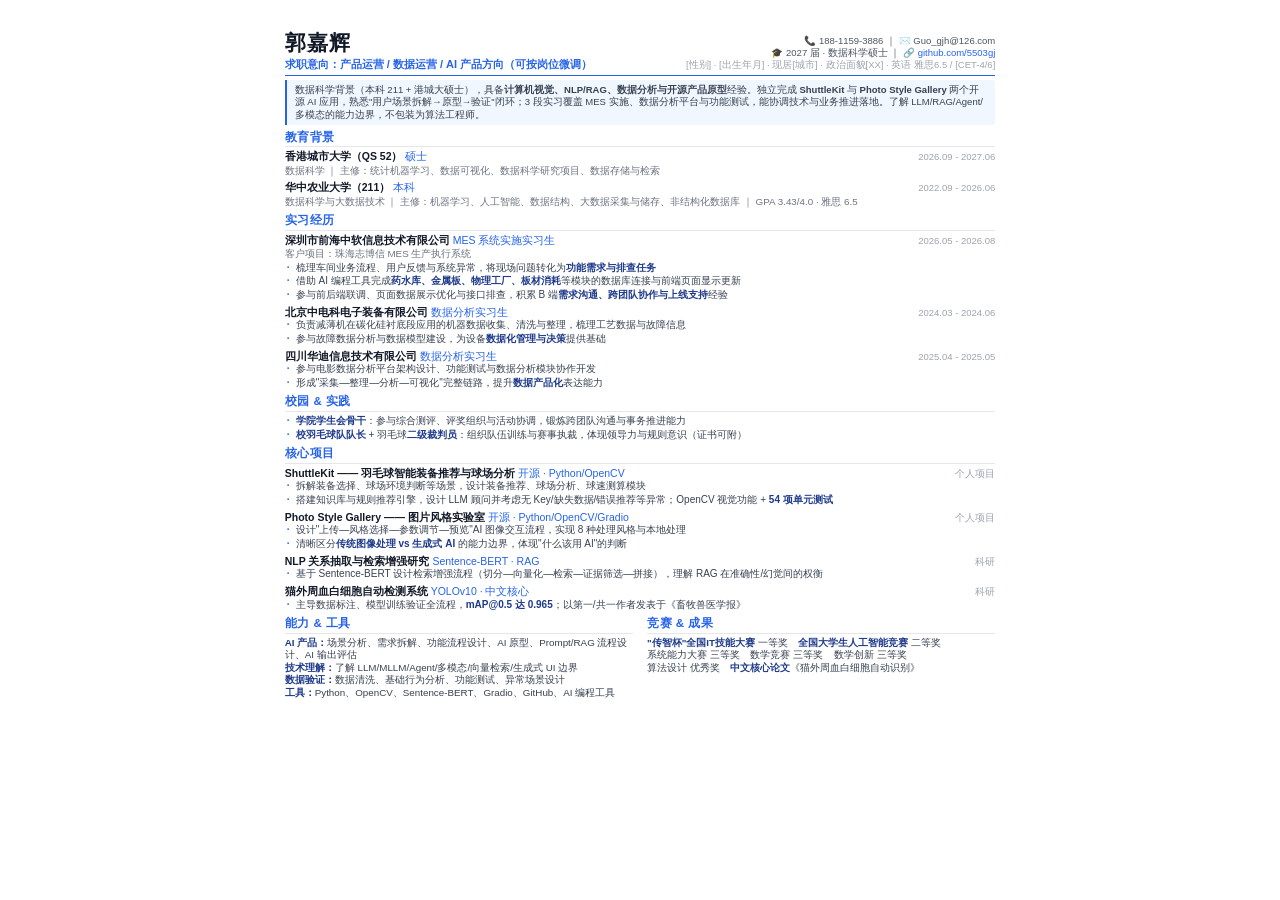
<file: resume/郭嘉辉-简历-单页综合版.html>
<!DOCTYPE html>
<html lang="zh-CN">
<head>
<meta charset="UTF-8">
<meta name="viewport" content="width=device-width, initial-scale=1.0">
<title>郭嘉辉 - 单页综合简历（产品/数据/AI 方向）</title>
<style>
  * { margin: 0; padding: 0; box-sizing: border-box; }
  html, body { background: #fff; }
  body {
    font-family: "PingFang SC", "Microsoft YaHei", "Helvetica Neue", Arial, sans-serif;
    color: #1f2937;
    font-size: 10px;
    line-height: 1.28;
    width: 210mm;
    margin: 0 auto;
    padding: 8mm 11mm 6mm;
  }
  /* 标题区 */
  .top { display: flex; justify-content: space-between; align-items: flex-end; border-bottom: 1.5px solid #2563eb; padding-bottom: 4px; margin-bottom: 4px; }
  .top .name { font-size: 21px; font-weight: 700; color: #111827; letter-spacing: 1px; }
  .top .intent { font-size: 11px; color: #2563eb; font-weight: 600; }
  .top .right { text-align: right; font-size: 9.5px; color: #4b5563; }
  .top .right a { color: #2563eb; text-decoration: none; }
  /* 摘要 */
  .summary { font-size: 9.5px; color: #374151; background: #f0f7ff; border-left: 2.5px solid #2563eb; padding: 4px 8px; margin-bottom: 5px; border-radius: 0 3px 3px 0; }
  /* 区块 */
  .sec { margin-bottom: 4.5px; }
  .sec-t { font-size: 11.5px; font-weight: 700; color: #2563eb; border-bottom: 1px solid #e5e7eb; padding-bottom: 2px; margin-bottom: 3px; letter-spacing: .5px; }
  .row { margin-bottom: 4px; }
  .row-h { display: flex; justify-content: space-between; align-items: baseline; }
  .row-h .t { font-size: 10.5px; font-weight: 600; color: #111827; }
  .row-h .t .tag { color: #2563eb; font-weight: 500; }
  .row-h .time { font-size: 9.5px; color: #9ca3af; }
  .row .sub { font-size: 9.8px; color: #6b7280; margin: 1px 0 1px; }
  ul { list-style: none; }
  ul li { font-size: 10px; color: #374151; padding-left: 11px; position: relative; margin-bottom: 1px; }
  ul li::before { content: "·"; position: absolute; left: 2px; color: #2563eb; font-weight: 700; }
  ul li b { color: #1e3a8a; }
  .two-col { display: flex; gap: 14px; }
  .two-col > div { flex: 1; }
  .skills { font-size: 9.8px; color: #374151; }
  .skills b { color: #1e3a8a; }
  .awards { font-size: 9.8px; color: #374151; }
  .awards span { display: inline-block; margin-right: 8px; }
  .awards b { color: #1e3a8a; }
  @page { size: A4; margin: 0; }
  @media print {
    body { width: auto; margin: 0; padding: 8mm 10mm 6mm; -webkit-print-color-adjust: exact; print-color-adjust: exact; }
  }
</style>
</head>
<body>

  <div class="top">
    <div>
      <div class="name">郭嘉辉</div>
      <div class="intent">求职意向：产品运营 / 数据运营 / AI 产品方向（可按岗位微调）</div>
    </div>
    <div class="right">
      📞 188-1159-3886 ｜ ✉️ Guo_gjh@126.com<br>
      🎓 2027 届 · 数据科学硕士 ｜ 🔗 <a href="https://github.com/5503gj" target="_blank">github.com/5503gj</a><br>
      <span style="color:#9ca3af">[性别] · [出生年月] · 现居[城市] · 政治面貌[XX] · 英语 雅思6.5 / [CET-4/6]</span>
    </div>
  </div>

  <div class="summary">
    数据科学背景（本科 211 + 港城大硕士），具备<strong>计算机视觉、NLP/RAG、数据分析与开源产品原型</strong>经验。独立完成 <strong>ShuttleKit</strong> 与 <strong>Photo Style Gallery</strong> 两个开源 AI 应用，熟悉"用户场景拆解→原型→验证"闭环；3 段实习覆盖 MES 实施、数据分析平台与功能测试，能协调技术与业务推进落地。了解 LLM/RAG/Agent/多模态的能力边界，不包装为算法工程师。
  </div>

  <div class="sec">
    <div class="sec-t">教育背景</div>
    <div class="row">
      <div class="row-h"><span class="t">香港城市大学（QS 52） <span class="tag">硕士</span></span><span class="time">2026.09 - 2027.06</span></div>
      <div class="sub">数据科学 ｜ 主修：统计机器学习、数据可视化、数据科学研究项目、数据存储与检索</div>
    </div>
    <div class="row">
      <div class="row-h"><span class="t">华中农业大学（211） <span class="tag">本科</span></span><span class="time">2022.09 - 2026.06</span></div>
      <div class="sub">数据科学与大数据技术 ｜ 主修：机器学习、人工智能、数据结构、大数据采集与储存、非结构化数据库 ｜ GPA 3.43/4.0 · 雅思 6.5</div>
    </div>
  </div>

  <div class="sec">
    <div class="sec-t">实习经历</div>
    <div class="row">
      <div class="row-h"><span class="t">深圳市前海中软信息技术有限公司 <span class="tag">MES 系统实施实习生</span></span><span class="time">2026.05 - 2026.08</span></div>
      <div class="sub">客户项目：珠海志博信 MES 生产执行系统</div>
      <ul>
        <li>梳理车间业务流程、用户反馈与系统异常，将现场问题转化为<b>功能需求与排查任务</b></li>
        <li>借助 AI 编程工具完成<b>药水库、金属板、物理工厂、板材消耗</b>等模块的数据库连接与前端页面显示更新</li>
        <li>参与前后端联调、页面数据展示优化与接口排查，积累 B 端<b>需求沟通、跨团队协作与上线支持</b>经验</li>
      </ul>
    </div>
    <div class="row">
      <div class="row-h"><span class="t">北京中电科电子装备有限公司 <span class="tag">数据分析实习生</span></span><span class="time">2024.03 - 2024.06</span></div>
      <ul>
        <li>负责减薄机在碳化硅衬底段应用的机器数据收集、清洗与整理，梳理工艺数据与故障信息</li>
        <li>参与故障数据分析与数据模型建设，为设备<b>数据化管理与决策</b>提供基础</li>
      </ul>
    </div>
    <div class="row">
      <div class="row-h"><span class="t">四川华迪信息技术有限公司 <span class="tag">数据分析实习生</span></span><span class="time">2025.04 - 2025.05</span></div>
      <ul>
        <li>参与电影数据分析平台架构设计、功能测试与数据分析模块协作开发</li>
        <li>形成"采集—整理—分析—可视化"完整链路，提升<b>数据产品化</b>表达能力</li>
      </ul>
    </div>
  </div>

  <div class="sec">
    <div class="sec-t">校园 & 实践</div>
    <ul>
      <li><b>学院学生会骨干</b>：参与综合测评、评奖组织与活动协调，锻炼跨团队沟通与事务推进能力</li>
      <li><b>校羽毛球队队长</b> + 羽毛球<b>二级裁判员</b>：组织队伍训练与赛事执裁，体现领导力与规则意识（证书可附）</li>
    </ul>
  </div>

  <div class="sec">
    <div class="sec-t">核心项目</div>
    <div class="row">
      <div class="row-h"><span class="t">ShuttleKit —— 羽毛球智能装备推荐与球场分析 <span class="tag">开源 · Python/OpenCV</span></span><span class="time">个人项目</span></div>
      <ul>
        <li>拆解装备选择、球场环境判断等场景，设计装备推荐、球场分析、球速测算模块</li>
        <li>搭建知识库与规则推荐引擎，设计 LLM 顾问并考虑无 Key/缺失数据/错误推荐等异常；OpenCV 视觉功能 + <b>54 项单元测试</b></li>
      </ul>
    </div>
    <div class="row">
      <div class="row-h"><span class="t">Photo Style Gallery —— 图片风格实验室 <span class="tag">开源 · Python/OpenCV/Gradio</span></span><span class="time">个人项目</span></div>
      <ul>
        <li>设计"上传—风格选择—参数调节—预览"AI 图像交互流程，实现 8 种处理风格与本地处理</li>
        <li>清晰区分<b>传统图像处理 vs 生成式 AI</b> 的能力边界，体现"什么该用 AI"的判断</li>
      </ul>
    </div>
    <div class="row">
      <div class="row-h"><span class="t">NLP 关系抽取与检索增强研究 <span class="tag">Sentence-BERT · RAG</span></span><span class="time">科研</span></div>
      <ul>
        <li>基于 Sentence-BERT 设计检索增强流程（切分—向量化—检索—证据筛选—拼接），理解 RAG 在准确性/幻觉间的权衡</li>
      </ul>
    </div>
    <div class="row">
      <div class="row-h"><span class="t">猫外周血白细胞自动检测系统 <span class="tag">YOLOv10 · 中文核心</span></span><span class="time">科研</span></div>
      <ul>
        <li>主导数据标注、模型训练验证全流程，<b>mAP@0.5 达 0.965</b>；以第一/共一作者发表于《畜牧兽医学报》</li>
      </ul>
    </div>
  </div>

  <div class="two-col">
    <div class="sec">
      <div class="sec-t">能力 & 工具</div>
      <div class="skills">
        <b>AI 产品：</b>场景分析、需求拆解、功能流程设计、AI 原型、Prompt/RAG 流程设计、AI 输出评估<br>
        <b>技术理解：</b>了解 LLM/MLLM/Agent/多模态/向量检索/生成式 UI 边界<br>
        <b>数据验证：</b>数据清洗、基础行为分析、功能测试、异常场景设计<br>
        <b>工具：</b>Python、OpenCV、Sentence-BERT、Gradio、GitHub、AI 编程工具
      </div>
    </div>
    <div class="sec">
      <div class="sec-t">竞赛 & 成果</div>
      <div class="awards">
        <span><b>"传智杯"全国IT技能大赛</b> 一等奖</span>
        <span><b>全国大学生人工智能竞赛</b> 二等奖</span>
        <span>系统能力大赛 三等奖</span>
        <span>数学竞赛 三等奖</span>
        <span>数学创新 三等奖</span>
        <span>算法设计 优秀奖</span>
        <span><b>中文核心论文</b>《猫外周血白细胞自动识别》</span>
      </div>
    </div>
  </div>

</body>
</html>
</file>
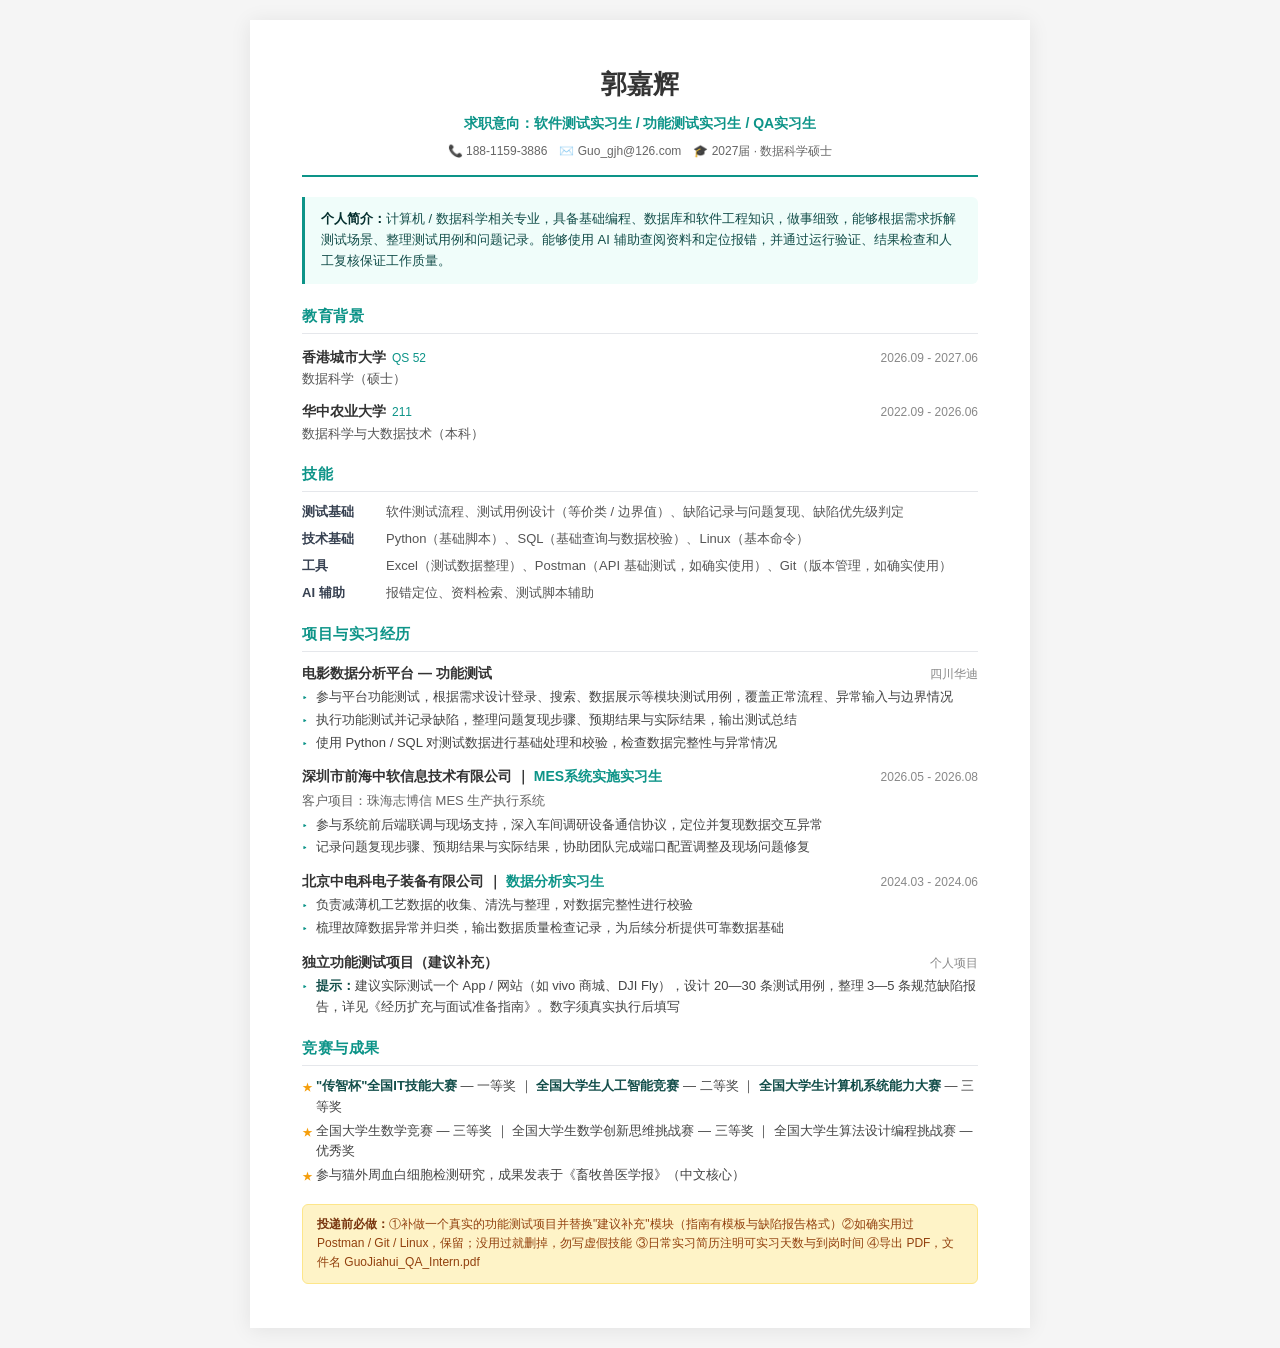
<file: resume/郭嘉辉-软件测试简历.html>
<!DOCTYPE html>
<html lang="zh-CN">
<head>
<meta charset="UTF-8">
<meta name="viewport" content="width=device-width, initial-scale=1.0">
<title>郭嘉辉 - 软件测试方向简历</title>
<style>
  * { margin:0; padding:0; box-sizing:border-box; }
  body { font-family:"PingFang SC","Microsoft YaHei",sans-serif; background:#f5f5f5; color:#333; line-height:1.6; padding:20px; }
  .resume { max-width:780px; margin:0 auto; background:#fff; padding:44px 52px; box-shadow:0 2px 20px rgba(0,0,0,0.08); }
  .header { text-align:center; border-bottom:2px solid #0d9488; padding-bottom:14px; margin-bottom:20px; }
  .header h1 { font-size:26px; font-weight:700; margin-bottom:6px; }
  .header .sub { font-size:14px; color:#0d9488; font-weight:600; margin-bottom:8px; }
  .header .contact { font-size:12px; color:#666; }
  .header .contact span { margin:0 6px; }
  .summary { background:#f0fdfa; border-left:3px solid #0d9488; padding:12px 16px; margin-bottom:20px; font-size:13px; color:#134e4a; border-radius:0 6px 6px 0; }
  .summary strong { color:#042f2e; }
  .section { margin-bottom:18px; }
  .section-title { font-size:15px; font-weight:700; color:#0d9488; border-bottom:1px solid #e5e7eb; padding-bottom:5px; margin-bottom:10px; letter-spacing:0.5px; }
  .edu-item { margin-bottom:8px; }
  .edu-header { display:flex; justify-content:space-between; align-items:baseline; }
  .edu-school { font-size:14px; font-weight:600; }
  .edu-tag { font-size:12px; color:#0d9488; font-weight:500; margin-left:6px; }
  .edu-time { font-size:12px; color:#888; }
  .edu-major { font-size:13px; color:#555; }
  .skill-cat { margin-bottom:6px; font-size:13px; }
  .skill-cat .label { font-weight:600; color:#374151; display:inline-block; min-width:84px; }
  .skill-cat .content { color:#555; }
  .exp-item, .proj-item { margin-bottom:12px; }
  .exp-header, .proj-header { display:flex; justify-content:space-between; align-items:baseline; margin-bottom:3px; }
  .exp-title, .proj-name { font-size:14px; font-weight:600; }
  .exp-title .role { color:#0d9488; }
  .exp-time, .proj-tag-meta { font-size:12px; color:#888; }
  .exp-company { font-size:13px; color:#666; margin-bottom:3px; }
  ul.bullets { list-style:none; padding-left:0; }
  ul.bullets li { font-size:13px; color:#444; padding-left:14px; position:relative; margin-bottom:2px; }
  ul.bullets li::before { content:"▸"; position:absolute; left:0; color:#0d9488; font-size:11px; top:2px; }
  ul.bullets li strong { color:#134e4a; }
  .awards { list-style:none; padding-left:0; }
  .awards li { font-size:13px; color:#444; padding-left:14px; position:relative; margin-bottom:3px; }
  .awards li::before { content:"★"; position:absolute; left:0; color:#f59e0b; font-size:11px; top:3px; }
  .awards li strong { color:#134e4a; }
  .note { background:#fef3c7; border:1px solid #fde68a; border-radius:6px; padding:10px 14px; margin-top:18px; font-size:12px; color:#92400e; }
  .note strong { color:#78350f; }
  @media print { body{padding:0;background:#fff;} .resume{box-shadow:none;padding:28px 36px;max-width:100%;} .note{display:none;} }
</style>
</head>
<body>
<div class="resume">

  <div class="header">
    <h1>郭嘉辉</h1>
    <div class="sub">求职意向：软件测试实习生 / 功能测试实习生 / QA实习生</div>
    <div class="contact">
      <span>📞 188-1159-3886</span><span>✉️ Guo_gjh@126.com</span><span>🎓 2027届 · 数据科学硕士</span>
    </div>
  </div>

  <div class="summary">
    <strong>个人简介：</strong>计算机 / 数据科学相关专业，具备基础编程、数据库和软件工程知识，做事细致，能够根据需求拆解测试场景、整理测试用例和问题记录。能够使用 AI 辅助查阅资料和定位报错，并通过运行验证、结果检查和人工复核保证工作质量。
  </div>

  <div class="section">
    <div class="section-title">教育背景</div>
    <div class="edu-item">
      <div class="edu-header"><span><span class="edu-school">香港城市大学</span><span class="edu-tag">QS 52</span></span><span class="edu-time">2026.09 - 2027.06</span></div>
      <div class="edu-major">数据科学（硕士）</div>
    </div>
    <div class="edu-item">
      <div class="edu-header"><span><span class="edu-school">华中农业大学</span><span class="edu-tag">211</span></span><span class="edu-time">2022.09 - 2026.06</span></div>
      <div class="edu-major">数据科学与大数据技术（本科）</div>
    </div>
  </div>

  <div class="section">
    <div class="section-title">技能</div>
    <div class="skill-cat"><span class="label">测试基础</span><span class="content">软件测试流程、测试用例设计（等价类 / 边界值）、缺陷记录与问题复现、缺陷优先级判定</span></div>
    <div class="skill-cat"><span class="label">技术基础</span><span class="content">Python（基础脚本）、SQL（基础查询与数据校验）、Linux（基本命令）</span></div>
    <div class="skill-cat"><span class="label">工具</span><span class="content">Excel（测试数据整理）、Postman（API 基础测试，如确实使用）、Git（版本管理，如确实使用）</span></div>
    <div class="skill-cat"><span class="label">AI 辅助</span><span class="content">报错定位、资料检索、测试脚本辅助</span></div>
  </div>

  <div class="section">
    <div class="section-title">项目与实习经历</div>
    <div class="proj-item">
      <div class="proj-header"><span class="proj-name">电影数据分析平台 — 功能测试</span><span class="proj-tag-meta">四川华迪</span></div>
      <ul class="bullets">
        <li>参与平台功能测试，根据需求设计登录、搜索、数据展示等模块测试用例，覆盖正常流程、异常输入与边界情况</li>
        <li>执行功能测试并记录缺陷，整理问题复现步骤、预期结果与实际结果，输出测试总结</li>
        <li>使用 Python / SQL 对测试数据进行基础处理和校验，检查数据完整性与异常情况</li>
      </ul>
    </div>
    <div class="exp-item">
      <div class="exp-header"><span class="exp-title">深圳市前海中软信息技术有限公司 ｜ <span class="role">MES系统实施实习生</span></span><span class="exp-time">2026.05 - 2026.08</span></div>
      <div class="exp-company">客户项目：珠海志博信 MES 生产执行系统</div>
      <ul class="bullets">
        <li>参与系统前后端联调与现场支持，深入车间调研设备通信协议，定位并复现数据交互异常</li>
        <li>记录问题复现步骤、预期结果与实际结果，协助团队完成端口配置调整及现场问题修复</li>
      </ul>
    </div>
    <div class="exp-item">
      <div class="exp-header"><span class="exp-title">北京中电科电子装备有限公司 ｜ <span class="role">数据分析实习生</span></span><span class="exp-time">2024.03 - 2024.06</span></div>
      <ul class="bullets">
        <li>负责减薄机工艺数据的收集、清洗与整理，对数据完整性进行校验</li>
        <li>梳理故障数据异常并归类，输出数据质量检查记录，为后续分析提供可靠数据基础</li>
      </ul>
    </div>
    <div class="proj-item">
      <div class="proj-header"><span class="proj-name">独立功能测试项目（建议补充）</span><span class="proj-tag-meta">个人项目</span></div>
      <ul class="bullets">
        <li><strong>提示：</strong>建议实际测试一个 App / 网站（如 vivo 商城、DJI Fly），设计 20—30 条测试用例，整理 3—5 条规范缺陷报告，详见《经历扩充与面试准备指南》。数字须真实执行后填写</li>
      </ul>
    </div>
  </div>

  <div class="section">
    <div class="section-title">竞赛与成果</div>
    <ul class="awards">
      <li><strong>"传智杯"全国IT技能大赛</strong> — 一等奖 ｜ <strong>全国大学生人工智能竞赛</strong> — 二等奖 ｜ <strong>全国大学生计算机系统能力大赛</strong> — 三等奖</li>
      <li>全国大学生数学竞赛 — 三等奖 ｜ 全国大学生数学创新思维挑战赛 — 三等奖 ｜ 全国大学生算法设计编程挑战赛 — 优秀奖</li>
      <li>参与猫外周血白细胞检测研究，成果发表于《畜牧兽医学报》（中文核心）</li>
    </ul>
  </div>

  <div class="note">
    <strong>投递前必做：</strong>①补做一个真实的功能测试项目并替换"建议补充"模块（指南有模板与缺陷报告格式）②如确实用过 Postman / Git / Linux，保留；没用过就删掉，勿写虚假技能 ③日常实习简历注明可实习天数与到岗时间 ④导出 PDF，文件名 GuoJiahui_QA_Intern.pdf
  </div>

</div>
</body>
</html>
</file>
<file: style.css>
:root{--paper:#f5f5f0;--white:#fff;--ink:#1c2b38;--muted:#606a72;--line:#d6dcd9;--lime:#d4f47a;--navy:#162c3b;--blue:#285e74}*{box-sizing:border-box}html{scroll-behavior:smooth;scroll-padding-top:95px}body{margin:0;background:var(--paper);color:var(--ink);font-family:"Segoe UI","Microsoft YaHei",sans-serif;font-size:15px;line-height:1.8}a{color:inherit;text-decoration:none}button{font:inherit;color:inherit;cursor:pointer}button,a{-webkit-tap-highlight-color:transparent}button:focus-visible,a:focus-visible{outline:3px solid #527ba1;outline-offset:5px}img{max-width:100%;object-fit:cover}h1,h2,h3,p{margin:0}button{background:none;border:0}h2{font-size:38px;line-height:1.4;letter-spacing:-1px}h3{font-size:24px;line-height:1.5;letter-spacing:-.5px}.wrap{max-width:1180px;width:calc(100% - 96px);margin:0 auto}.mono,.eyebrow{font-family:Consolas,"Courier New",monospace;font-size:11px;letter-spacing:1.3px}.eyebrow{font-weight:600;color:var(--blue);margin-bottom:18px}.skip-link{position:fixed;top:-100px;background:white;z-index:50;padding:12px}.skip-link:focus{top:0}header{max-width:1380px;margin:auto;min-height:95px;display:flex;align-items:center;justify-content:space-between;padding:18px 48px;border-bottom:1px solid var(--line)}.brand{display:flex;align-items:center;gap:12px;font-weight:700;line-height:1.35}.brand-mark{background:var(--ink);color:var(--lime);font-family:Georgia,serif;font-size:24px;width:42px;height:42px;display:grid;place-items:center}.brand small{display:block;font-size:9px;letter-spacing:2px;font-weight:400;margin-top:3px}nav{display:flex;gap:30px;align-items:center;font-size:13px}nav a:hover{color:var(--blue)}.nav-contact{border-bottom:1px solid var(--ink);padding-bottom:4px}.nav-contact span{margin-left:15px}.hero{display:grid;grid-template-columns:1.45fr 1fr;gap:7%;padding-top:70px;padding-bottom:64px;align-items:center}.hero h1{font-size:clamp(46px,4.8vw,66px);font-weight:700;letter-spacing:-3px;line-height:1.32}.accent{position:relative}.accent:after{content:"";position:absolute;left:0;right:0;bottom:3px;height:10px;background:var(--lime);z-index:-1}.signal{display:inline-block;width:7px;height:7px;background:var(--blue);border-radius:50%;margin-right:9px}.intro{font-size:16px;color:var(--muted);line-height:1.9;margin-top:25px}.actions{display:flex;flex-wrap:wrap;gap:12px;margin-top:30px}.button{padding:12px 19px;display:inline-flex;align-items:center;gap:26px;font-size:13px;font-weight:600;transition:transform .2s}.button:hover{transform:translateY(-2px)}.primary{color:var(--white);background:var(--navy)}.outline{border:1px solid var(--line)}.hero-note{font-size:11px;margin-top:25px;color:var(--muted)}.hero-note span{margin-right:14px}.profile-panel{background:var(--navy);color:var(--white);padding:27px 30px 0;position:relative}.profile-panel:after{content:"";position:absolute;right:-9px;top:9px;height:100%;width:100%;border:1px solid #bcc7cc;z-index:-1}.profile-head{display:flex;justify-content:space-between;align-items:center;color:#aabec9}.status{font-size:10px;color:var(--lime);border:1px solid #65795e;padding:1px 9px}.portrait-row{display:flex;align-items:center;gap:22px;margin:25px 0}.portrait-row img{width:80px;height:94px;object-position:center}.portrait-row h2{font-size:27px;letter-spacing:1px}.portrait-row p{font-size:12px;letter-spacing:1px;color:#b5c6ce}.portrait-row span{font-size:10px;display:block;margin-top:7px;color:var(--lime)}.education-mini{border-top:1px solid #415362;border-bottom:1px solid #415362;padding:17px 0}.education-mini strong,.education-mini span,.education-mini small{display:block}.education-mini strong{font-size:16px}.education-mini span{font-size:12px;color:#d1dbe1}.education-mini small{font-size:10px;color:#9fb3be;margin-top:3px}.profile-lines{padding:12px 0}.profile-lines>div{display:flex;justify-content:space-between;font-size:11px;gap:15px;margin:8px 0}.profile-lines span{color:#9fb3be}.profile-lines b{font-weight:400}.profile-lines a{color:var(--lime)}.panel-foot{border-top:1px solid #415362;padding:13px 0;font-size:9px;color:#9fb3be}.focus-strip{display:grid;grid-template-columns:repeat(3,1fr);border-top:1px solid var(--line);border-bottom:1px solid var(--line);padding:17px 0;color:var(--blue);font-family:Consolas,monospace;font-size:11px}.focus-strip span:nth-child(2){text-align:center}.focus-strip span:nth-child(3){text-align:right}.focus-strip b{font-size:12px;font-weight:400;font-family:"Microsoft YaHei",sans-serif;margin-left:17px;letter-spacing:2px}.section{padding-top:86px;padding-bottom:86px}.section-head{display:flex;justify-content:space-between;align-items:flex-end;gap:28px;margin-bottom:33px}.section-head>p{font-size:13px;color:var(--muted)}.filters{display:flex;align-items:center;gap:9px;margin-bottom:23px;flex-wrap:wrap}.filters button{padding:7px 16px;border:1px solid var(--line);font-size:12px}.filters button.active{background:var(--ink);color:white;border-color:var(--ink)}.filters button:hover{border-color:var(--ink)}#result-count{font-size:11px;margin-left:auto;color:var(--muted)}.project-grid{display:grid;grid-template-columns:repeat(2,minmax(0,1fr));gap:22px}.project{background:white;padding:28px 28px 0;display:flex;flex-direction:column;min-width:0;border:1px solid var(--line)}.project[hidden]{display:none}.project-label{display:flex;align-items:center;justify-content:space-between;gap:12px;margin-bottom:17px}.project-label .mono{font-size:9px;color:var(--blue);letter-spacing:.7px}.badge{font-size:9px;padding:2px 7px;border:1px solid #dce3dc;white-space:nowrap;color:var(--muted)}.project-desc{font-size:13px;color:var(--muted);margin:10px 0 18px;line-height:1.9}.featured{background:#ebf0ed}.pipeline{background:var(--navy);padding:19px 25px;color:white;display:flex;flex-direction:column;align-items:center;font-size:11px;text-align:center}.pipeline>div:not(.pipeline-result){width:100%;border:1px solid #53646e;padding:5px 14px;display:flex;gap:12px;align-items:center;justify-content:space-between}.pipeline span{font-family:Consolas,monospace;font-size:9px;color:#afc2cc}.pipeline b{font-size:11px;font-weight:400}.pipeline i{font-style:normal;font-size:11px;color:var(--lime);line-height:20px}.pipeline .model-node{background:#334e4c;border-color:#829b72!important}.pipeline .model-node b{color:var(--lime)}.pipeline-result{display:flex;justify-content:space-between;width:100%;padding-top:12px}.pipeline-result span{font-family:inherit;font-size:10px;color:#c8d7dd}.caption{font-size:9px;color:var(--muted);margin-top:6px}.tags{display:flex;gap:6px;flex-wrap:wrap;margin-top:16px;margin-bottom:18px}.tags span{font-family:Consolas,monospace;font-size:10px;padding:2px 7px;background:#f0f2ee;color:#5d6f72;border:1px solid #e0e5df}.project-bottom{border-top:1px solid var(--line);margin-top:auto;padding:17px 0;display:flex;align-items:center;justify-content:space-between;gap:12px;font-size:11px}.project-bottom button{font-size:12px;font-weight:600;padding:0;text-align:left}.project-bottom button span{margin-left:12px}.project-bottom>a:hover,.project-bottom>button:hover{color:var(--blue)}.project-bottom>span{font-size:10px;color:var(--muted)}.cv-project{background:#edf0f7}.metric{display:flex;flex-direction:column;margin-top:20px;margin-bottom:28px}.metric strong{font-family:Georgia,serif;font-size:86px;font-weight:400;line-height:1;color:#344c74;letter-spacing:-3px}.metric>span{font-family:Consolas,monospace;font-size:13px;color:#5c7090;margin-top:10px}.mini-path{display:flex;gap:10px;align-items:center;flex-wrap:wrap;font-size:11px}.mini-path i{font-style:normal;color:#7a8ba1}.metric-note{font-size:10px;color:#63718b;margin-top:18px;max-width:300px}.retrieval-viz{display:flex;align-items:center;gap:14px;border-top:1px dashed var(--line);border-bottom:1px dashed var(--line);padding:25px 0;font-family:Consolas,monospace;font-size:12px;margin-top:5px}.retrieval-viz>div{display:flex;flex-direction:column;gap:5px}.retrieval-viz i{height:4px;width:40px;background:#638b99}.retrieval-viz i:nth-child(2){width:28px;background:#a6bdc5}.retrieval-viz i:nth-child(3){width:34px;background:#c5d2d7}.retrieval-viz b{font-size:18px;font-weight:400}.dct-project{background:#f2f0e7}.experiment-metrics{display:flex;gap:28px;margin:7px 0 13px}.experiment-metrics div{display:flex;flex-direction:column}.experiment-metrics b{font:35px Georgia,serif;color:#595e38}.experiment-metrics span{font-size:10px;color:#73745d}.dataset-line{font-size:9px;letter-spacing:.3px;color:#777a66;margin-bottom:27px}.small-project p{font-size:13px;color:var(--muted);margin:12px 0 5px}.study-project{grid-column:1/-1;flex-direction:row;align-items:center;gap:40px;padding-bottom:27px}.study-project>div{flex:1}.study-project h3{font-size:21px}.study-project p{font-size:12px;color:var(--muted);margin-top:7px}.study-project .project-label{justify-content:flex-start;margin-bottom:10px}.text-link{font-size:12px;white-space:nowrap;border-bottom:1px solid var(--ink);padding-bottom:5px}.research-note{display:flex;align-items:center;gap:28px;margin-top:28px;padding:23px 0;border-top:1px solid var(--line);border-bottom:1px solid var(--line)}.research-note>.mono{max-width:100px;color:var(--blue);font-size:10px}.research-note>div{flex:1}.research-note h3{font-size:17px}.research-note p{font-size:12px;color:var(--muted);margin-top:7px}.note-status{font-size:10px;border:1px solid var(--line);padding:3px 9px;white-space:nowrap}.experience-section{background:#e8edeb}.experience-row{display:grid;grid-template-columns:190px 1fr 90px;gap:30px;padding:30px 0;border-top:1px solid #cbd5d0}.experience-date{font-size:11px;letter-spacing:.5px;padding-top:6px}.experience-row h3{font-size:19px}.experience-row p{font-size:13px;color:#5b6864;max-width:660px;margin-top:12px}.role{font-size:11px;color:#66776c}.experience-tag{font-size:10px;border:1px solid #c4cec8;padding:2px 9px;height:25px;white-space:nowrap;margin-top:6px}.about{display:grid;grid-template-columns:1.3fr 1fr;gap:10%}.about>div>p:not(.eyebrow){font-size:14px;color:var(--muted);margin-top:18px}.about-intro{margin-top:25px!important}.education{border-left:1px solid var(--line);margin-top:32px;padding-left:22px}.education>div+div{margin-top:22px}.education .mono{font-size:10px;color:var(--blue);display:block}.education b{display:block;font-size:14px;margin-top:4px}.education p{font-size:12px;color:var(--muted);margin-top:4px}.skill-list>div{border-top:1px solid var(--line);padding:22px 0}.skill-list .mono{font-size:10px;color:var(--blue)}.skill-list h3{font-size:18px;margin:7px 0 10px}.skill-list p{font-size:13px;color:var(--muted);line-height:2}.contact{background:var(--navy);color:#f2f5f7;padding:45px;display:grid;grid-template-columns:1.15fr 1fr;gap:70px;margin-bottom:45px}.contact .eyebrow{color:var(--lime);font-size:10px}.contact h2{font-size:32px;line-height:1.5}.contact p:not(.eyebrow){font-size:12px;color:#aabec9;margin-top:17px}.contact-links{align-self:center}.contact-links a{display:block;border-bottom:1px solid #455863;padding:15px 0;font-size:17px;position:relative}.contact-links a:first-child{padding-top:0}.contact-links a span{font:9px Consolas,monospace;display:block;color:#aabec9;letter-spacing:2px;margin-bottom:5px}.contact-links a b{position:absolute;right:0;bottom:13px;font-weight:400;color:var(--lime)}.contact-links a:hover{color:var(--lime)}footer{display:flex;justify-content:space-between;gap:25px;color:var(--muted);font-size:10px;padding-bottom:30px}footer p{font-size:9px}dialog{border:0;padding:32px;max-width:680px;width:calc(100% - 32px);max-height:86vh;background:var(--paper);color:var(--ink);box-shadow:0 30px 100px #0005}dialog::backdrop{background:#0d243acc;backdrop-filter:blur(3px)}.dialog-top{display:flex;justify-content:space-between;border-bottom:1px solid var(--line);padding-bottom:17px;align-items:center}.close-button{font-size:12px;padding:5px 0 5px 20px}.dialog-tag{font-size:11px;color:var(--blue);margin-top:23px}#dialog-title{font-size:29px;margin:8px 0 20px}#dialog-content h3{font-size:16px;margin:24px 0 9px}#dialog-content p{font-size:14px;color:var(--muted)}#dialog-content ul{padding-left:20px;font-size:14px;color:var(--muted)}#dialog-content li{margin-bottom:8px}.dialog-link{display:inline-block;background:var(--navy);color:white;padding:10px 18px;margin:20px 0 8px;font-size:12px}.source-note{border-top:1px solid var(--line);padding-top:14px;margin-top:22px;font-size:10px!important}.modal-open{overflow:hidden}@media(min-width:1400px){.hero{padding-top:90px;padding-bottom:80px}}@media(max-width:1000px){.wrap{width:calc(100% - 56px)}header{padding:18px 28px}.hero{gap:5%}.hero h1{font-size:48px}.profile-panel{padding:22px 23px 0}.portrait-row{gap:16px}.focus-strip b{letter-spacing:0;margin-left:9px}.project{padding:22px 22px 0}.project-label{flex-wrap:wrap;gap:7px}.study-project{padding-bottom:23px}.experience-row{grid-template-columns:155px 1fr;gap:18px}.experience-tag{display:none}.contact{gap:40px;padding:35px}.experiment-metrics{gap:20px}}@media(max-width:720px){html{scroll-padding-top:25px}.wrap{width:calc(100% - 36px)}header{padding:15px 18px;min-height:77px}.brand-mark{width:34px;height:34px;font-size:21px}.brand{font-size:13px;gap:8px}.brand small{font-size:8px}nav{gap:17px;font-size:11px}nav a:nth-child(3){display:none}.nav-contact span{margin-left:2px}.hero{grid-template-columns:1fr;padding-top:43px;padding-bottom:36px;gap:35px}.eyebrow{font-size:10px;margin-bottom:14px}.hero h1{font-size:48px;letter-spacing:-2px}.intro{font-size:14px;margin-top:22px}.desktop{display:none}.actions{margin-top:24px;gap:10px}.button{padding:11px 15px;gap:20px;font-size:12px}.hero-note{font-size:10px;margin-top:20px}.profile-panel{margin-right:8px;padding:23px 25px 0}.portrait-row{margin:20px 0}.profile-panel:after{right:-7px;top:7px}.focus-strip{gap:10px;padding:15px 0}.focus-strip span{text-align:left!important;font-size:10px}.focus-strip b{display:block;font-size:10px;margin:2px 0 0;white-space:nowrap}.section{padding-top:55px;padding-bottom:55px}.section-head{display:block;margin-bottom:25px}.section-head>p{margin-top:15px;font-size:12px}.section-head>p br{display:none}h2{font-size:29px;letter-spacing:-.7px}.filters{gap:6px;margin-bottom:18px}.filters button{font-size:10px;padding:6px 10px}#result-count{font-size:10px}.project-grid{grid-template-columns:1fr;gap:17px}.project{padding:24px 23px 0}.project h3{font-size:24px}.project-label{justify-content:space-between}.metric{margin-top:13px;margin-bottom:24px}.metric strong{font-size:76px}.metric-note{margin-top:15px}.cv-project .tags{margin-top:20px}.project-desc{font-size:12px}.project-bottom{font-size:10px;padding:15px 0}.project-bottom button{font-size:11px}.project-bottom>span{font-size:9px}.pipeline{padding:17px}.pipeline>div:not(.pipeline-result){gap:7px;padding:5px 9px}.pipeline b{font-size:10px}.pipeline span{font-size:8px}.study-project{flex-direction:column;align-items:flex-start;padding-bottom:23px;gap:18px}.study-project h3{font-size:20px}.research-note{flex-wrap:wrap;gap:12px}.research-note>.mono{max-width:none;width:100%}.research-note h3{font-size:16px}.research-note>div{min-width:210px}.research-note p{font-size:11px}.note-status{align-self:flex-start}.experience-row{display:block;padding:23px 0}.experience-date{margin-bottom:8px;font-size:10px}.experience-row h3{font-size:17px}.experience-row p{font-size:12px;margin-top:11px}.about{grid-template-columns:1fr;gap:32px}.about>div>p:not(.eyebrow){font-size:13px}.skill-list{display:grid;grid-template-columns:1fr;gap:0}.skill-list>div{padding:20px 0}.contact{grid-template-columns:1fr;padding:30px 25px;gap:28px}.contact h2{font-size:28px}.contact-links a{font-size:16px}.contact p:not(.eyebrow){font-size:11px}footer{flex-wrap:wrap;font-size:10px;gap:12px}footer p{order:3;width:100%}footer a{margin-left:auto}dialog{padding:23px}#dialog-title{font-size:25px}#dialog-content p,#dialog-content li{font-size:13px}}@media(prefers-reduced-motion:reduce){html{scroll-behavior:auto}*{transition:none!important}}

.noscript-note { margin:0; padding:12px 24px; background:#e8edeb; color:#172f3b; font-size:13px; }
.release-note{display:flex;justify-content:space-between;align-items:center;gap:18px;padding:14px 0;margin:-3px 0 22px;border-top:1px solid var(--line);border-bottom:1px solid var(--line);font-size:11px;color:var(--muted)}.release-note a{color:var(--blue);text-decoration:underline;text-underline-offset:4px}.release-preview{margin:17px 0 15px;min-width:0}.release-preview>a{display:block;position:relative;background:var(--navy);overflow:hidden;border:1px solid var(--line)}.release-preview img{display:block;width:100%;height:245px;object-fit:cover;object-position:top;transition:transform 220ms cubic-bezier(.22,1,.36,1)}.release-preview a:hover img{transform:scale(1.015)}.release-preview a>span{position:absolute;right:8px;bottom:8px;background:var(--paper);padding:3px 8px;color:var(--ink);font-size:9px;border:1px solid var(--line)}.release-preview figcaption{font-size:9px;color:var(--muted);line-height:1.8;margin-top:8px}.study-project>.release-preview{flex:1;max-width:50%;margin:0}.study-project>.release-preview img{height:260px}.study-project .project-bottom{flex-wrap:wrap;margin-top:20px;padding-bottom:0}.project .release-preview+h3{margin-top:12px}@media(max-width:720px){.release-note{display:block;font-size:10px}.release-note a{display:block;margin-top:7px}.release-preview img{height:205px}.study-project>.release-preview{max-width:100%;width:100%;flex:auto}.study-project>.release-preview img{height:215px}}@media(prefers-reduced-motion:reduce){.release-preview img{transition:none}}
.featured .release-preview img{object-position:center 45%}.small-project .release-preview img{object-position:center 35%}.study-project>.release-preview img{object-position:center 40%}
.demo-intro{display:flex;justify-content:space-between;align-items:center;gap:18px;font-size:12px;margin:24px 0 15px}.demo-intro strong{font-weight:550}.demo-intro>span{font-size:10px;color:var(--muted)}.demo-launcher{display:grid;grid-template-columns:repeat(4,minmax(0,1fr));border-top:1px solid var(--line);border-bottom:1px solid var(--line);margin-bottom:27px}.demo-launcher>a{display:flex;gap:12px;align-items:center;padding:20px 14px;border-right:1px solid var(--line);min-width:0;transition:background 180ms,color 180ms}.demo-launcher>a:first-child{padding-left:5px}.demo-launcher>a:last-child{border-right:0}.demo-launcher>a:hover{background:#e8eeea;color:var(--blue)}.demo-launcher>a>span{font:10px Consolas,monospace;color:var(--muted)}.demo-launcher strong{font-size:13px;font-weight:600;display:block}.demo-launcher small{font-size:9px;color:var(--muted);display:block;margin-top:5px}.demo-launcher b{font-weight:400;margin-left:auto;color:var(--blue)}.project-bottom{flex-wrap:wrap}.project-bottom>.experience-link{padding:7px 11px;background:var(--navy);color:var(--white);font-size:11px;white-space:nowrap}.project-bottom>.experience-link:hover{color:var(--lime)}.dialog-link+.dialog-link{margin-left:10px}@media(max-width:720px){.demo-intro{display:block;margin-top:20px}.demo-intro>span{display:block;margin-top:7px;font-size:10px}.demo-launcher{grid-template-columns:1fr 1fr}.demo-launcher>a{padding:17px 8px;gap:8px}.demo-launcher>a:nth-child(2){border-right:0}.demo-launcher>a:nth-child(-n+2){border-bottom:1px solid var(--line)}.demo-launcher>a:nth-child(3){padding-left:5px}.demo-launcher strong{font-size:12px}.demo-launcher small{font-size:8px}.project-bottom>.experience-link{font-size:10px;padding:6px 9px}}@media(prefers-reduced-motion:reduce){.demo-launcher>a{transition:none}}
</file>
